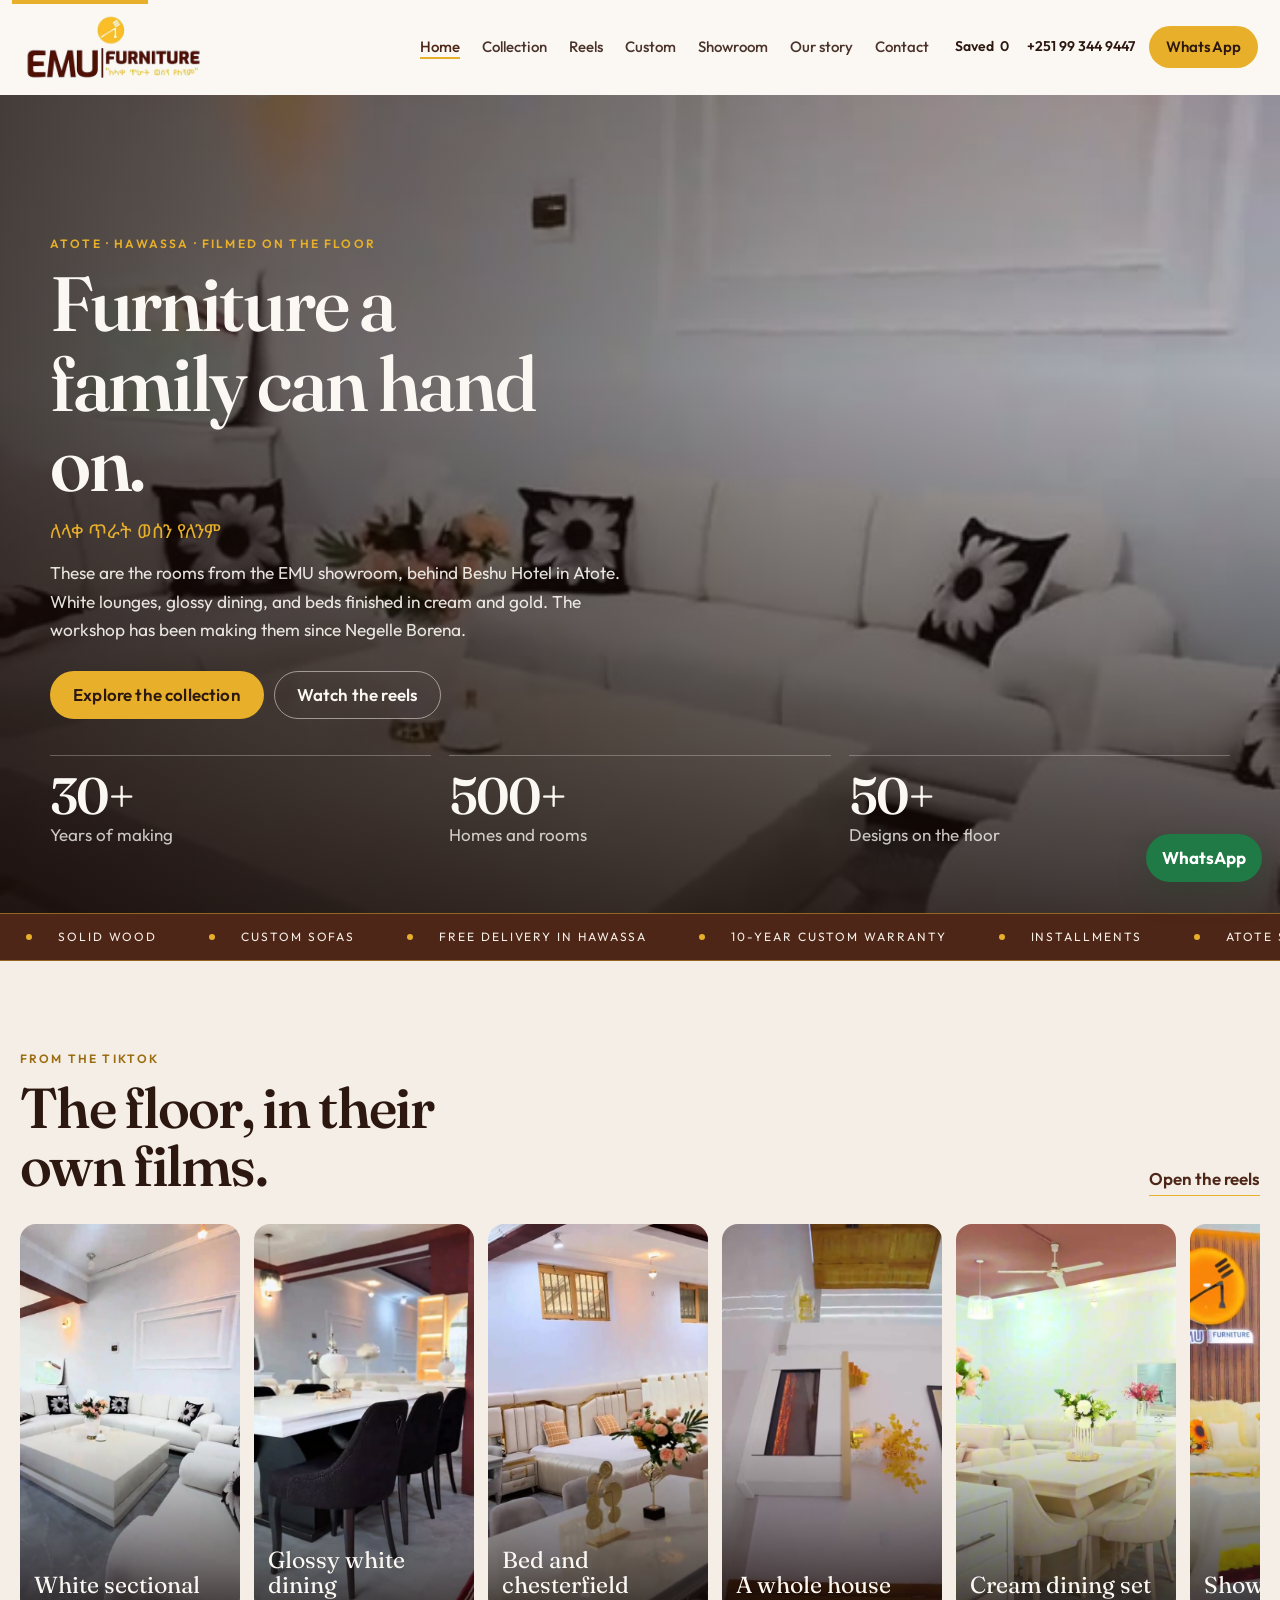
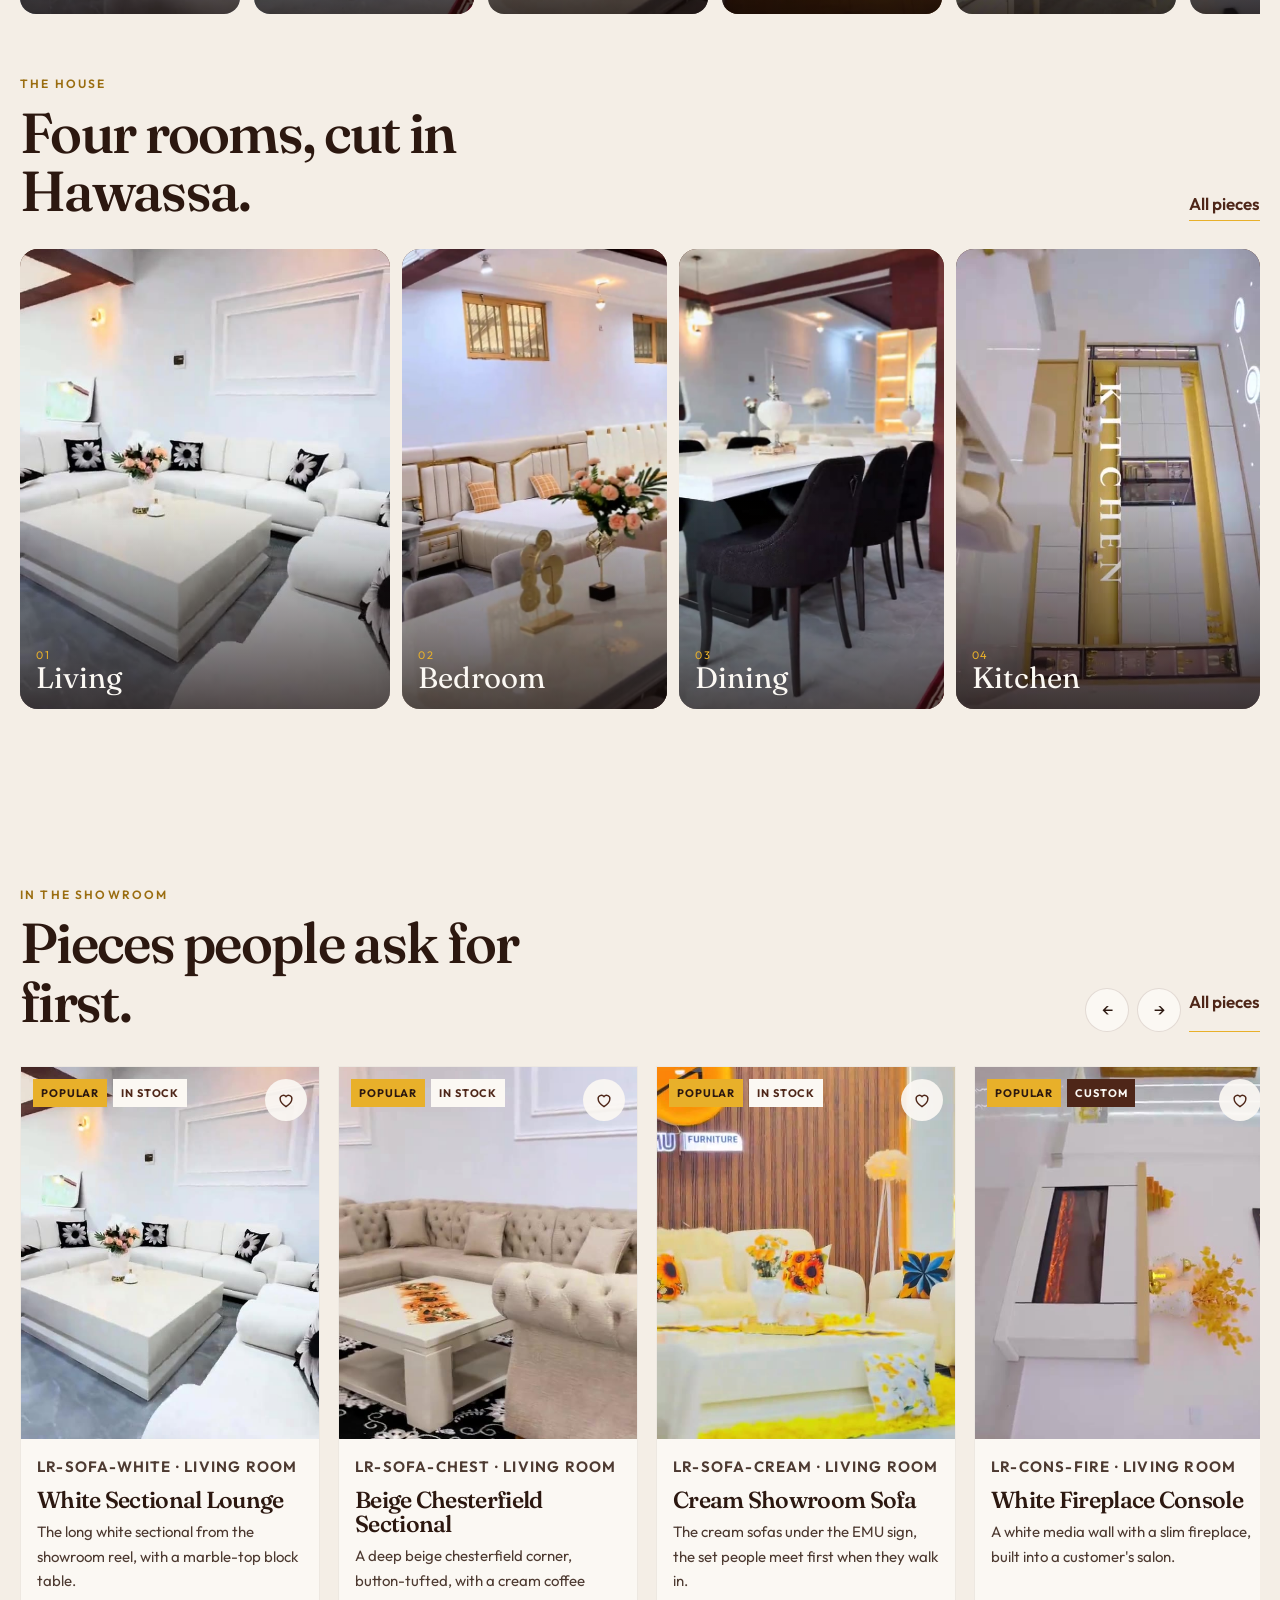
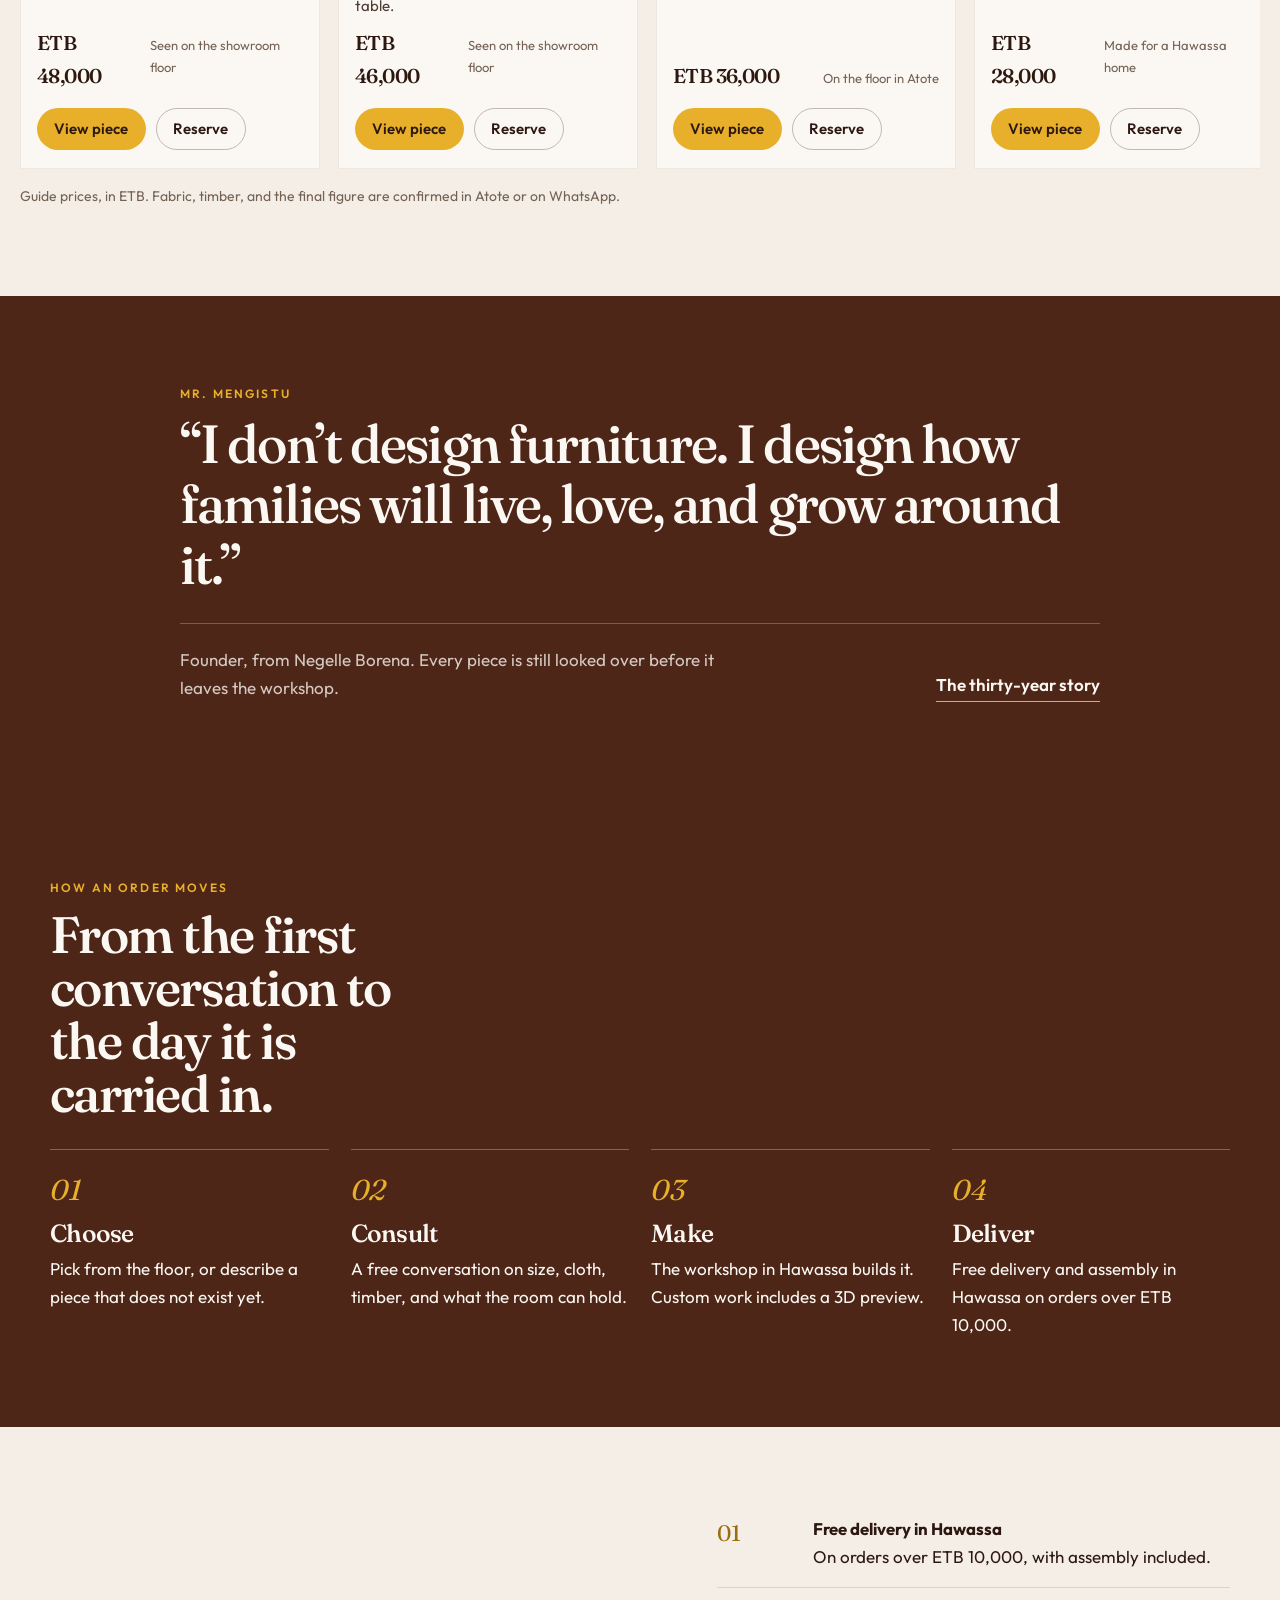
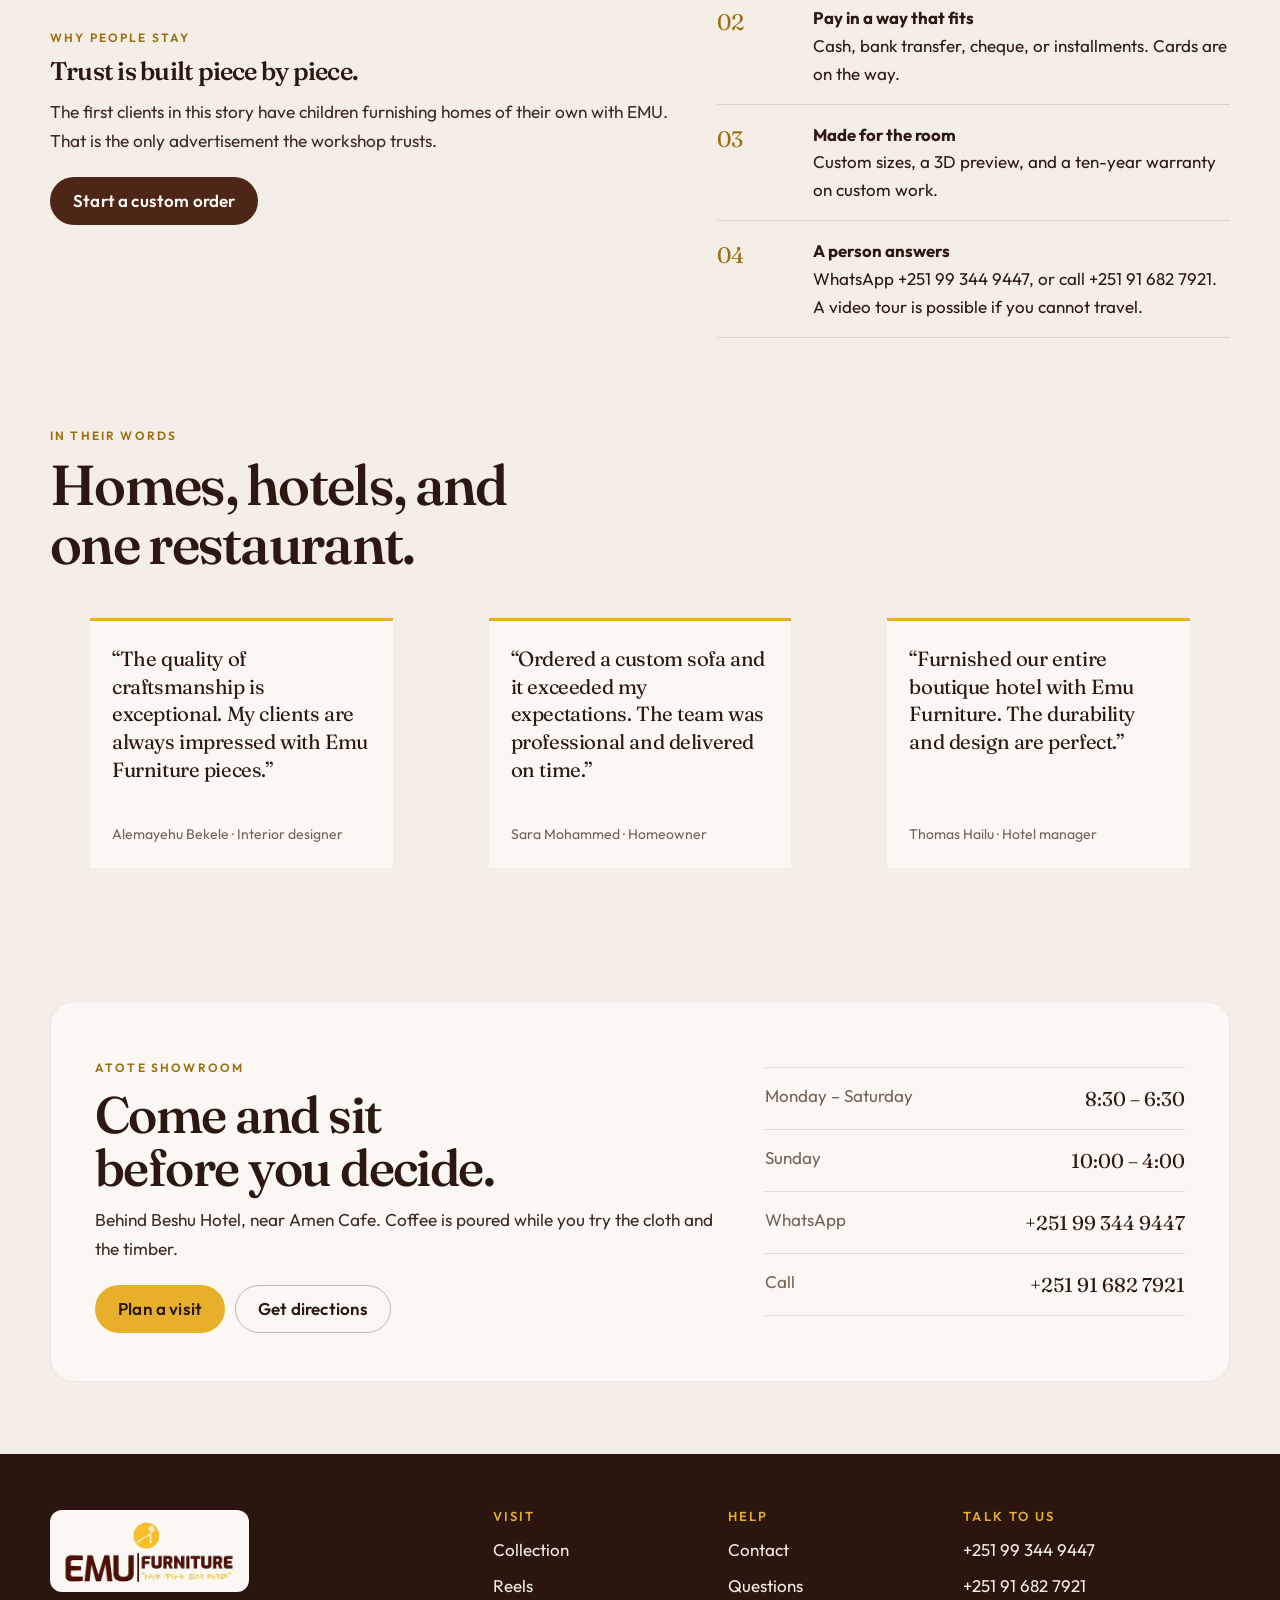
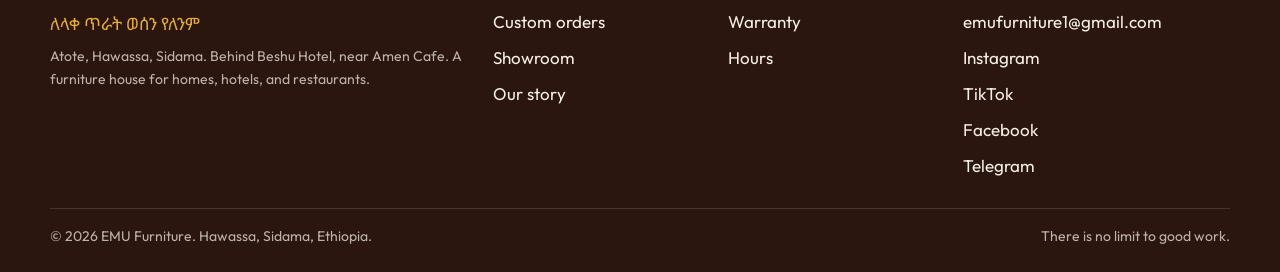
<file: index.html>
<!DOCTYPE html>
<html lang="en">
<head>
  <meta charset="utf-8">
  <meta name="viewport" content="width=device-width, initial-scale=1">
  <title>EMU Furniture | Showroom in Atote, Hawassa</title>
  <meta name="description" content="EMU Furniture in Atote, Hawassa. Thirty years of Ethiopian furniture making, from a workshop in Negelle Borena to sofas, beds, dining tables, and custom pieces.">
  <meta name="theme-color" content="#4e2618">
  <link rel="icon" href="images/logo.png">
  <link rel="preconnect" href="https://fonts.googleapis.com">
  <link rel="preconnect" href="https://fonts.gstatic.com" crossorigin>
  <link href="https://fonts.googleapis.com/css2?family=Fraunces:ital,opsz,wght@0,9..144,500;0,9..144,600;1,9..144,500&family=Noto+Sans+Ethiopic:wght@500;600&family=Outfit:wght@400;500;600;700&display=swap" rel="stylesheet">
  <link rel="stylesheet" href="css/style.css">
  <script>if(sessionStorage.getItem("emu-in"))document.documentElement.classList.add("seen");</script>
  <script type="application/ld+json">
  {
    "@context": "https://schema.org",
    "@type": "FurnitureStore",
    "name": "EMU Furniture",
    "image": "https://emufurniturehawassa.com/images/logo.png",
    "url": "https://emufurniturehawassa.com/",
    "telephone": "+251993449447",
    "email": "emufurniture1@gmail.com",
    "address": {
      "@type": "PostalAddress",
      "streetAddress": "Atote, behind Beshu Hotel, near Amen Cafe",
      "addressLocality": "Hawassa",
      "addressRegion": "Sidama",
      "addressCountry": "ET"
    },
    "openingHoursSpecification": [
      { "@type": "OpeningHoursSpecification", "dayOfWeek": ["Monday","Tuesday","Wednesday","Thursday","Friday","Saturday"], "opens": "08:30", "closes": "18:30" },
      { "@type": "OpeningHoursSpecification", "dayOfWeek": "Sunday", "opens": "10:00", "closes": "16:00" }
    ]
  }
  </script>
</head>
<body data-page="home">
  <a class="skip" href="#main">Skip to content</a>
  <div id="progress"></div>
  <div id="loader" aria-hidden="true">
    <div class="loader-inner">
      <img src="images/logo.png" alt="">
      <p class="amharic gold">ለላቀ ጥራት ወሰን የለንም</p>
      <div class="loader-bar"><span></span></div>
    </div>
  </div>
  <header class="site-header">
    <a class="brand" href="index.html"><img src="images/logo.png" alt="EMU Furniture"></a>
    <nav class="nav" id="nav">
      <a href="index.html">Home</a>
      <a href="shop.html">Collection</a>
      <a href="reels.html">Reels</a>
      <a href="custom.html">Custom</a>
      <a href="showroom.html">Showroom</a>
      <a href="about.html">Our story</a>
      <a href="contact.html">Contact</a>
    </nav>
    <div class="header-actions">
      <a class="saved-link" href="shop.html?fav=1">Saved <span data-fav-count>0</span></a>
      <a class="call-link" href="tel:+251993449447"><span>+251 99 344 9447</span></a>
      <a class="btn btn-gold btn-sm" href="https://wa.me/251993449447?text=Hello%20EMU%20Furniture%2C%20I%20would%20like%20to%20visit%20the%20showroom." target="_blank" rel="noopener">WhatsApp</a>
      <button class="nav-toggle" id="nav-toggle" type="button" aria-label="Open menu" aria-expanded="false"><span></span></button>
    </div>
  </header>
  <main id="main">
    <section class="hero-film">
      <video class="bgvid on" muted loop playsinline autoplay poster="images/frames/7702384114019732758-10.jpg" src="videos/hero-lounge.mp4"></video>
      <video class="bgvid" muted loop playsinline poster="images/frames/7701687598888013078-10.jpg" src="videos/hero-dining.mp4"></video>
      <video class="bgvid" muted loop playsinline poster="images/frames/7704294690681589014-bed.jpg" src="videos/hero-bed.mp4"></video>
      <img class="hero-still" src="images/frames/7702384114019732758-10.jpg" alt="White sectional lounge filmed in the EMU showroom">
      <div class="hero-shade"></div>
      <div class="wrap">
        <p class="eyebrow">Atote · Hawassa · Filmed on the floor</p>
        <h1>Furniture a family can hand on.</h1>
        <p class="amharic">ለላቀ ጥራት ወሰን የለንም</p>
        <p class="lede">These are the rooms from the EMU showroom, behind Beshu Hotel in Atote. White lounges, glossy dining, and beds finished in cream and gold. The workshop has been making them since Negelle Borena.</p>
        <div class="hero-actions">
          <a class="btn btn-gold" href="shop.html">Explore the collection</a>
          <a class="btn btn-line" href="reels.html">Watch the reels</a>
        </div>
        <div class="stats">
          <div class="stat"><strong data-count="30" data-suffix="+">30+</strong><span>Years of making</span></div>
          <div class="stat"><strong data-count="500" data-suffix="+">500+</strong><span>Homes and rooms</span></div>
          <div class="stat"><strong data-count="50" data-suffix="+">50+</strong><span>Designs on the floor</span></div>
        </div>
      </div>
    </section>
    <div class="marquee" aria-hidden="true">
      <div class="marquee-track">
        <span>Solid wood</span><span>Custom sofas</span><span>Free delivery in Hawassa</span><span>10-year custom warranty</span><span>Installments</span><span>Atote showroom</span><span>Beds and wardrobes</span><span>Dining sets</span>
        <span>Solid wood</span><span>Custom sofas</span><span>Free delivery in Hawassa</span><span>10-year custom warranty</span><span>Installments</span><span>Atote showroom</span><span>Beds and wardrobes</span><span>Dining sets</span>
      </div>
    </div>
    <section class="section" style="padding-bottom:24px">
      <div class="wrap-wide">
        <div class="section-head">
          <div>
            <p class="eyebrow">From the TikTok</p>
            <h2>The floor, in their own films.</h2>
          </div>
          <a class="text-link" href="reels.html">Open the reels</a>
        </div>
        <div class="reel-row" id="home-reels"></div>
      </div>
    </section>
    <section class="section atlas" id="rooms">
      <div class="wrap-wide">
        <div class="section-head">
          <div>
            <p class="eyebrow">The house</p>
            <h2>Four rooms, cut in Hawassa.</h2>
          </div>
          <a class="text-link" href="shop.html">All pieces</a>
        </div>
        <div class="atlas-grid">
          <a class="atlas-card" href="shop.html?cat=living">
            <img src="images/frames/7702384114019732758-10.jpg" alt="White sectional lounge">
            <span><em>01</em>Living</span>
          </a>
          <a class="atlas-card" href="shop.html?cat=bedroom">
            <img src="images/frames/7704294690681589014-bed.jpg" alt="Cream and gold bed">
            <span><em>02</em>Bedroom</span>
          </a>
          <a class="atlas-card" href="shop.html?cat=dining">
            <img src="images/frames/7701687598888013078-10.jpg" alt="Glossy white dining set">
            <span><em>03</em>Dining</span>
          </a>
          <a class="atlas-card" href="shop.html?cat=custom">
            <img src="images/frames/7633357588410699030-28.jpg" alt="White and gold kitchen">
            <span><em>04</em>Kitchen</span>
          </a>
        </div>
      </div>
    </section>
    <section class="section">
      <div class="wrap-wide">
        <div class="section-head">
          <div>
            <p class="eyebrow">In the showroom</p>
            <h2>Pieces people ask for first.</h2>
          </div>
          <div class="rail-bar">
            <button class="icon-btn" type="button" data-rail-btn="#signature" data-dir="-1" aria-label="Previous pieces">←</button>
            <button class="icon-btn" type="button" data-rail-btn="#signature" data-dir="1" aria-label="Next pieces">→</button>
            <a class="text-link" href="shop.html">All pieces</a>
          </div>
        </div>
        <div class="rail" id="signature" data-drag tabindex="0"></div>
        <p class="fine">Guide prices, in ETB. Fabric, timber, and the final figure are confirmed in Atote or on WhatsApp.</p>
      </div>
    </section>
    <section class="founder">
      <div class="wrap founder-inner">
        <p class="eyebrow">Mr. Mengistu</p>
        <blockquote>“I don’t design furniture. I design how families will live, love, and grow around it.”</blockquote>
        <div class="founder-foot">
          <p>Founder, from Negelle Borena. Every piece is still looked over before it leaves the workshop.</p>
          <a class="text-link" href="about.html">The thirty-year story</a>
        </div>
      </div>
    </section>
    <section class="section band">
      <div class="wrap">
        <p class="eyebrow">How an order moves</p>
        <h2 style="font-size:clamp(2.4rem,4vw,4rem); max-width:12ch; margin-bottom:28px;">From the first conversation to the day it is carried in.</h2>
        <div class="steps">
          <article class="step-card"><em>01</em><h3>Choose</h3><p>Pick from the floor, or describe a piece that does not exist yet.</p></article>
          <article class="step-card"><em>02</em><h3>Consult</h3><p>A free conversation on size, cloth, timber, and what the room can hold.</p></article>
          <article class="step-card"><em>03</em><h3>Make</h3><p>The workshop in Hawassa builds it. Custom work includes a 3D preview.</p></article>
          <article class="step-card"><em>04</em><h3>Deliver</h3><p>Free delivery and assembly in Hawassa on orders over ETB 10,000.</p></article>
        </div>
      </div>
    </section>
    <section class="section">
      <div class="wrap promises">
        <div class="reveal">
          <p class="eyebrow">Why people stay</p>
          <h2>Trust is built piece by piece.</h2>
          <p class="lede" style="margin-top:14px">The first clients in this story have children furnishing homes of their own with EMU. That is the only advertisement the workshop trusts.</p>
          <p style="margin-top:22px"><a class="btn btn-ink" href="custom.html">Start a custom order</a></p>
        </div>
        <div class="promise-list reveal" style="--d:1">
          <article class="promise"><span>01</span><div><strong>Free delivery in Hawassa</strong><p>On orders over ETB 10,000, with assembly included.</p></div></article>
          <article class="promise"><span>02</span><div><strong>Pay in a way that fits</strong><p>Cash, bank transfer, cheque, or installments. Cards are on the way.</p></div></article>
          <article class="promise"><span>03</span><div><strong>Made for the room</strong><p>Custom sizes, a 3D preview, and a ten-year warranty on custom work.</p></div></article>
          <article class="promise"><span>04</span><div><strong>A person answers</strong><p>WhatsApp +251 99 344 9447, or call +251 91 682 7921. A video tour is possible if you cannot travel.</p></div></article>
        </div>
      </div>
    </section>
    <section class="section" style="padding-top:0">
      <div class="wrap">
        <div class="section-head">
          <div>
            <p class="eyebrow">In their words</p>
            <h2>Homes, hotels, and one restaurant.</h2>
          </div>
        </div>
        <div class="quotes">
          <figure class="quote reveal"><p>“The quality of craftsmanship is exceptional. My clients are always impressed with Emu Furniture pieces.”</p><footer>Alemayehu Bekele · Interior designer</footer></figure>
          <figure class="quote reveal" style="--d:1"><p>“Ordered a custom sofa and it exceeded my expectations. The team was professional and delivered on time.”</p><footer>Sara Mohammed · Homeowner</footer></figure>
          <figure class="quote reveal" style="--d:2"><p>“Furnished our entire boutique hotel with Emu Furniture. The durability and design are perfect.”</p><footer>Thomas Hailu · Hotel manager</footer></figure>
        </div>
      </div>
    </section>
    <section class="visit-band">
      <div class="wrap visit-panel">
        <div>
          <p class="eyebrow">Atote showroom</p>
          <h2>Come and sit before you decide.</h2>
          <p class="lede">Behind Beshu Hotel, near Amen Cafe. Coffee is poured while you try the cloth and the timber.</p>
          <div class="cluster">
            <a class="btn btn-gold" href="showroom.html">Plan a visit</a>
            <a class="btn btn-line" href="https://www.google.com/maps/search/?api=1&query=Atote+Hawassa+Ethiopia" target="_blank" rel="noopener">Get directions</a>
          </div>
        </div>
        <dl class="visit-facts">
          <div><dt>Monday – Saturday</dt><dd>8:30 – 6:30</dd></div>
          <div><dt>Sunday</dt><dd>10:00 – 4:00</dd></div>
          <div><dt>WhatsApp</dt><dd><a href="https://wa.me/251993449447" target="_blank" rel="noopener">+251 99 344 9447</a></dd></div>
          <div><dt>Call</dt><dd><a href="tel:+251916827921">+251 91 682 7921</a></dd></div>
        </dl>
      </div>
    </section>
  </main>
  <footer class="site-footer">
    <div class="wrap foot-grid">
      <div>
        <a class="brand" href="index.html"><img src="images/logo.png" alt="EMU Furniture"></a>
        <p class="amharic" style="color:#e8b02a; margin:8px 0">ለላቀ ጥራት ወሰን የለንም</p>
        <p class="fine">Atote, Hawassa, Sidama. Behind Beshu Hotel, near Amen Cafe. A furniture house for homes, hotels, and restaurants.</p>
      </div>
      <div>
        <h3>Visit</h3>
        <ul>
          <li><a href="shop.html">Collection</a></li>
          <li><a href="reels.html">Reels</a></li>
          <li><a href="custom.html">Custom orders</a></li>
          <li><a href="showroom.html">Showroom</a></li>
          <li><a href="about.html">Our story</a></li>
        </ul>
      </div>
      <div>
        <h3>Help</h3>
        <ul>
          <li><a href="contact.html">Contact</a></li>
          <li><a href="contact.html#faq">Questions</a></li>
          <li><a href="custom.html#warranty">Warranty</a></li>
          <li><a href="showroom.html#hours">Hours</a></li>
        </ul>
      </div>
      <div>
        <h3>Talk to us</h3>
        <ul>
          <li><a href="tel:+251993449447">+251 99 344 9447</a></li>
          <li><a href="tel:+251916827921">+251 91 682 7921</a></li>
          <li><a href="mailto:emufurniture1@gmail.com">emufurniture1@gmail.com</a></li>
          <li><a href="https://www.instagram.com/emu.furniture" target="_blank" rel="noopener">Instagram</a></li>
          <li><a href="https://www.tiktok.com/@emufurniture0" target="_blank" rel="noopener">TikTok</a></li>
          <li><a href="https://www.facebook.com/share/1DXBBB97c6/?mibextid=wwXIfr" target="_blank" rel="noopener">Facebook</a></li>
          <li><a href="https://t.me/M_achatoo" target="_blank" rel="noopener">Telegram</a></li>
        </ul>
      </div>
    </div>
    <div class="wrap legal">
      <span>© <span id="year">2026</span> EMU Furniture. Hawassa, Sidama, Ethiopia.</span>
      <span>There is no limit to good work.</span>
    </div>
  </footer>
  <a class="wa-float" href="https://wa.me/251993449447?text=Hello%20EMU%20Furniture%2C%20I%20would%20like%20some%20help%20choosing%20a%20piece." target="_blank" rel="noopener">WhatsApp</a>
  <script src="js/data.js"></script>
  <script src="js/main.js"></script>
</body>
</html>
</file>
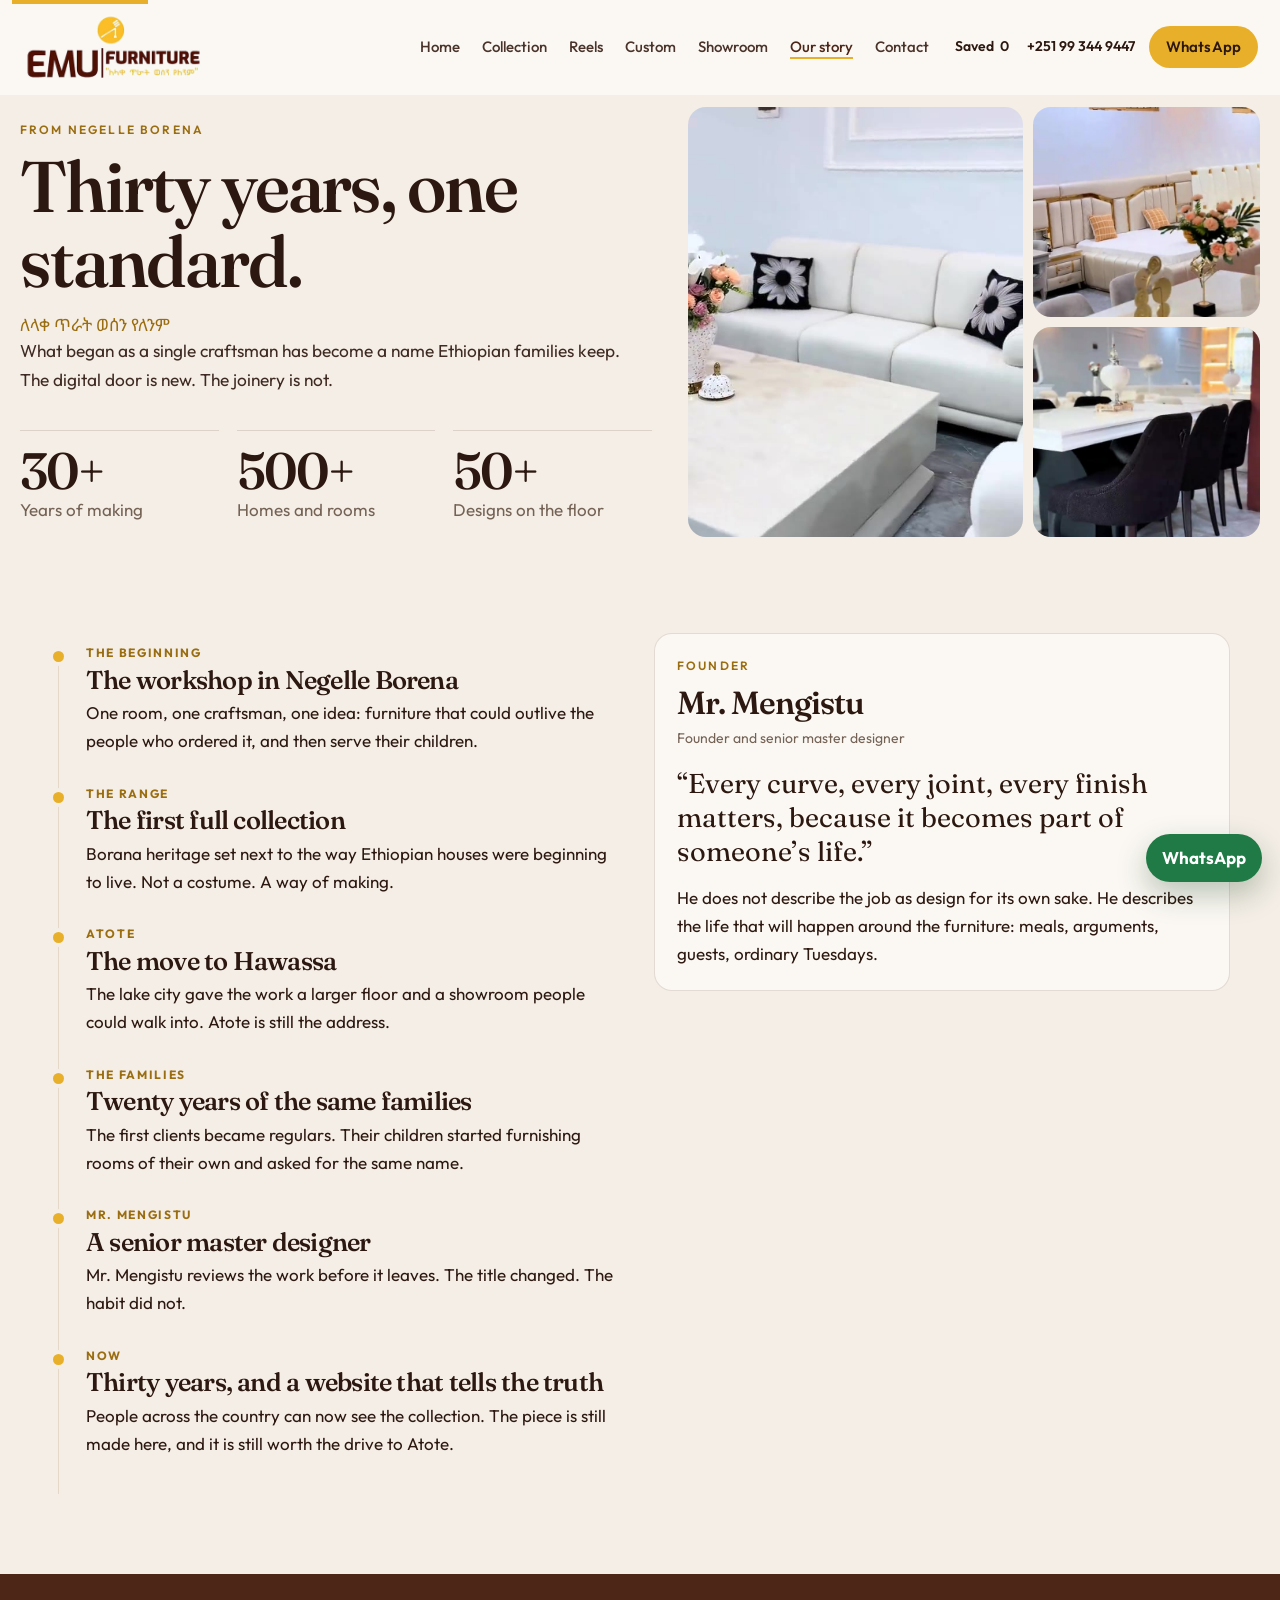
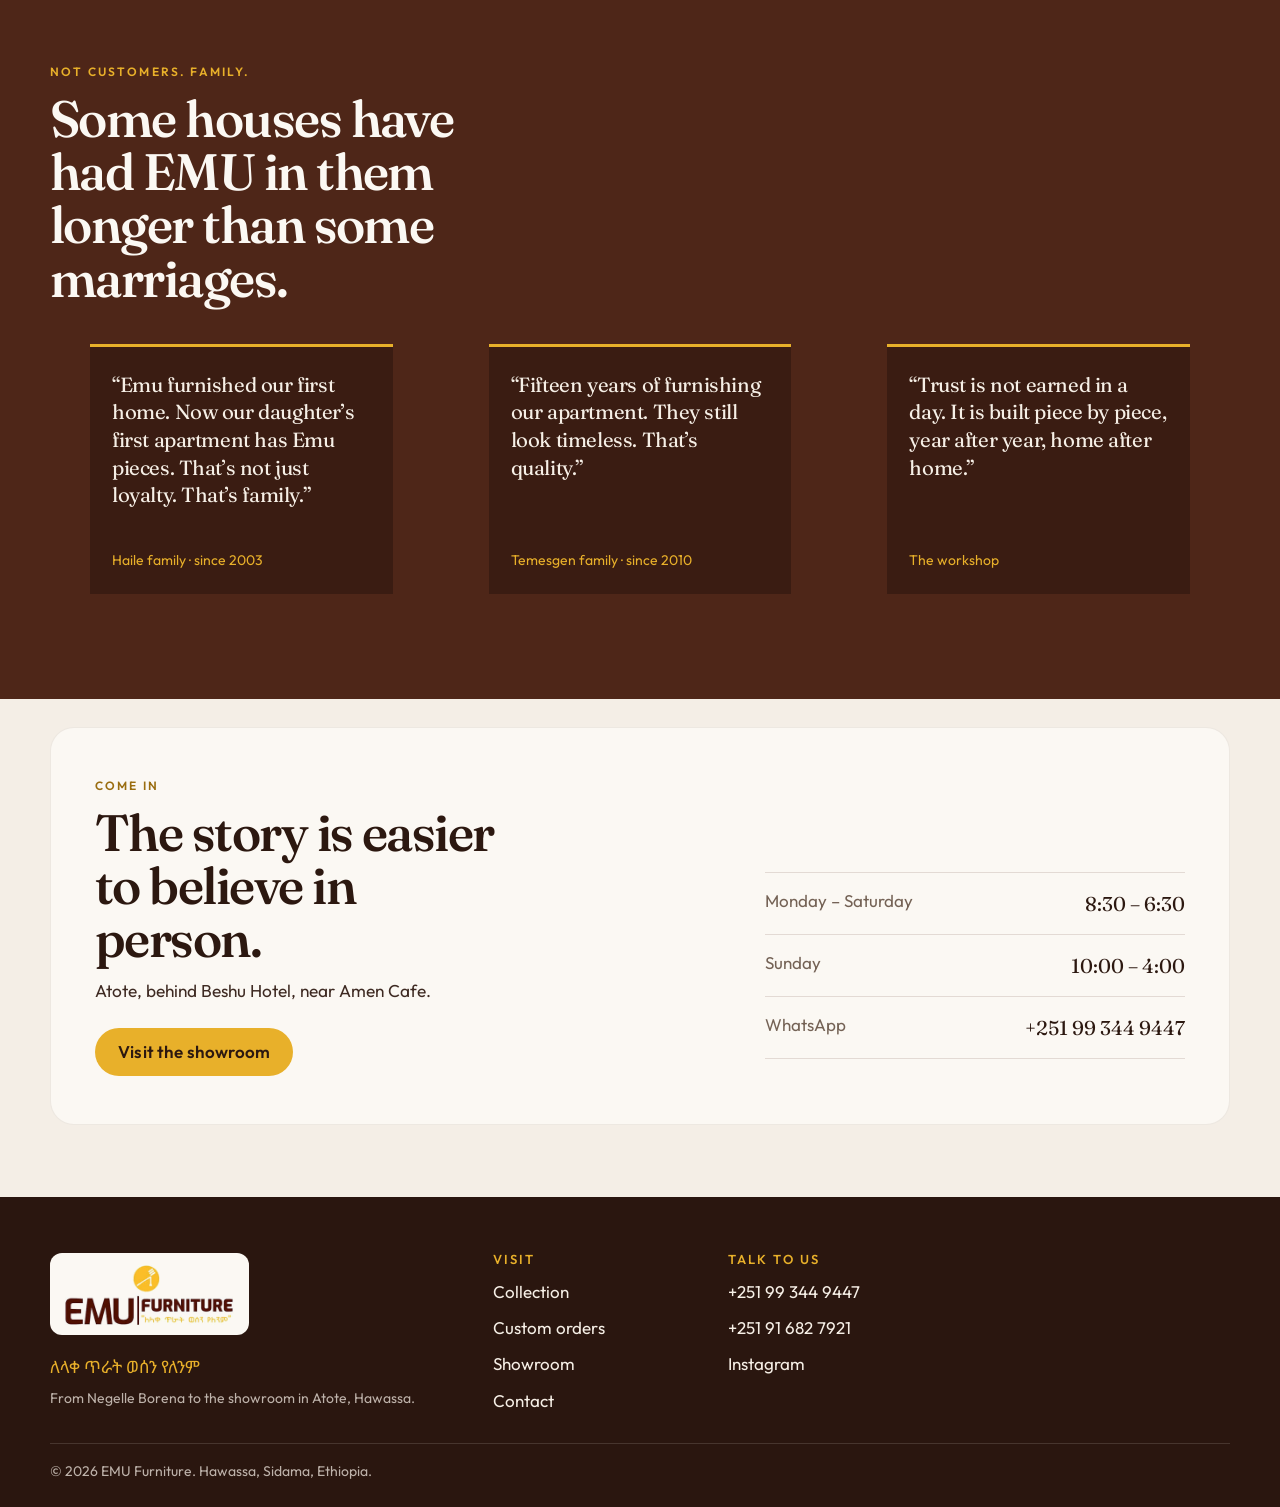
<file: about.html>
<!DOCTYPE html>
<html lang="en">
<head>
  <meta charset="utf-8">
  <meta name="viewport" content="width=device-width, initial-scale=1">
  <title>Our Story | EMU Furniture Hawassa</title>
  <meta name="description" content="Thirty years of EMU Furniture, from a single workshop in Negelle Borena to the showroom in Atote, Hawassa. Founded by Mr. Mengistu.">
  <meta name="theme-color" content="#4e2618">
  <link rel="icon" href="images/logo.png">
  <link rel="preconnect" href="https://fonts.googleapis.com">
  <link rel="preconnect" href="https://fonts.gstatic.com" crossorigin>
  <link href="https://fonts.googleapis.com/css2?family=Fraunces:ital,opsz,wght@0,9..144,500;0,9..144,600;1,9..144,500&family=Noto+Sans+Ethiopic:wght@500;600&family=Outfit:wght@400;500;600;700&display=swap" rel="stylesheet">
  <link rel="stylesheet" href="css/style.css">
  <script>if(sessionStorage.getItem("emu-in"))document.documentElement.classList.add("seen");</script>
</head>
<body data-page="about">
  <a class="skip" href="#main">Skip to content</a>
  <div id="progress"></div>
  <header class="site-header">
    <a class="brand" href="index.html"><img src="images/logo.png" alt="EMU Furniture"></a>
    <nav class="nav" id="nav">
      <a href="index.html">Home</a>
      <a href="shop.html">Collection</a>
      <a href="reels.html">Reels</a>
      <a href="custom.html">Custom</a>
      <a href="showroom.html">Showroom</a>
      <a href="about.html">Our story</a>
      <a href="contact.html">Contact</a>
    </nav>
    <div class="header-actions">
      <a class="saved-link" href="shop.html?fav=1">Saved <span data-fav-count>0</span></a>
      <a class="call-link" href="tel:+251993449447"><span>+251 99 344 9447</span></a>
      <a class="btn btn-gold btn-sm" href="https://wa.me/251993449447" target="_blank" rel="noopener">WhatsApp</a>
      <button class="nav-toggle" id="nav-toggle" type="button" aria-label="Open menu" aria-expanded="false"><span></span></button>
    </div>
  </header>
  <main id="main">
    <section class="page-stage">
      <div class="wrap-wide page-stage-grid">
        <div>
          <p class="eyebrow">From Negelle Borena</p>
          <h1>Thirty years, one standard.</h1>
          <p class="amharic gold">ለላቀ ጥራት ወሰን የለንም</p>
          <p class="lede">What began as a single craftsman has become a name Ethiopian families keep. The digital door is new. The joinery is not.</p>
          <div class="stats">
            <div class="stat"><strong data-count="30" data-suffix="+">30+</strong><span>Years of making</span></div>
            <div class="stat"><strong data-count="500" data-suffix="+">500+</strong><span>Homes and rooms</span></div>
            <div class="stat"><strong data-count="50" data-suffix="+">50+</strong><span>Designs on the floor</span></div>
          </div>
        </div>
        <div class="stage-mosaic">
          <img src="images/frames/7702384114019732758-15.jpg" alt="White sectional and marble-look table">
          <img src="images/frames/7704294690681589014-bed.jpg" alt="Cream and gold bed">
          <img src="images/frames/7701687598888013078-10.jpg" alt="Glossy white dining set">
        </div>
      </div>
    </section>
    <section class="section">
      <div class="wrap split">
        <div class="timeline">
          <article class="mile">
            <span class="mile-year">The beginning</span>
            <h3>The workshop in Negelle Borena</h3>
            <p>One room, one craftsman, one idea: furniture that could outlive the people who ordered it, and then serve their children.</p>
          </article>
          <article class="mile">
            <span class="mile-year">The range</span>
            <h3>The first full collection</h3>
            <p>Borana heritage set next to the way Ethiopian houses were beginning to live. Not a costume. A way of making.</p>
          </article>
          <article class="mile">
            <span class="mile-year">Atote</span>
            <h3>The move to Hawassa</h3>
            <p>The lake city gave the work a larger floor and a showroom people could walk into. Atote is still the address.</p>
          </article>
          <article class="mile">
            <span class="mile-year">The families</span>
            <h3>Twenty years of the same families</h3>
            <p>The first clients became regulars. Their children started furnishing rooms of their own and asked for the same name.</p>
          </article>
          <article class="mile">
            <span class="mile-year">Mr. Mengistu</span>
            <h3>A senior master designer</h3>
            <p>Mr. Mengistu reviews the work before it leaves. The title changed. The habit did not.</p>
          </article>
          <article class="mile">
            <span class="mile-year">Now</span>
            <h3>Thirty years, and a website that tells the truth</h3>
            <p>People across the country can now see the collection. The piece is still made here, and it is still worth the drive to Atote.</p>
          </article>
        </div>
        <aside class="panel">
          <p class="eyebrow">Founder</p>
          <h2>Mr. Mengistu</h2>
          <p class="fine">Founder and senior master designer</p>
          <blockquote style="font-family:var(--serif); font-size:1.7rem; line-height:1.25; margin:16px 0">“Every curve, every joint, every finish matters, because it becomes part of someone’s life.”</blockquote>
          <p>He does not describe the job as design for its own sake. He describes the life that will happen around the furniture: meals, arguments, guests, ordinary Tuesdays.</p>
        </aside>
      </div>
    </section>
    <section class="section band">
      <div class="wrap">
        <p class="eyebrow">Not customers. Family.</p>
        <h2 style="font-size:clamp(2.4rem,4vw,4rem); max-width:14ch; margin-bottom:22px">Some houses have had EMU in them longer than some marriages.</h2>
        <div class="quotes">
          <figure class="quote" style="background:#3a1c12; color:#f6efe6"><p>“Emu furnished our first home. Now our daughter’s first apartment has Emu pieces. That’s not just loyalty. That’s family.”</p><footer style="color:#e8b02a">Haile family · since 2003</footer></figure>
          <figure class="quote" style="background:#3a1c12; color:#f6efe6"><p>“Fifteen years of furnishing our apartment. They still look timeless. That’s quality.”</p><footer style="color:#e8b02a">Temesgen family · since 2010</footer></figure>
          <figure class="quote" style="background:#3a1c12; color:#f6efe6"><p>“Trust is not earned in a day. It is built piece by piece, year after year, home after home.”</p><footer style="color:#e8b02a">The workshop</footer></figure>
        </div>
      </div>
    </section>
    <section class="visit-band">
      <div class="wrap visit-panel">
        <div>
          <p class="eyebrow">Come in</p>
          <h2>The story is easier to believe in person.</h2>
          <p class="lede">Atote, behind Beshu Hotel, near Amen Cafe.</p>
          <a class="btn btn-gold" href="showroom.html">Visit the showroom</a>
        </div>
        <dl class="visit-facts">
          <div><dt>Monday – Saturday</dt><dd>8:30 – 6:30</dd></div>
          <div><dt>Sunday</dt><dd>10:00 – 4:00</dd></div>
          <div><dt>WhatsApp</dt><dd><a href="https://wa.me/251993449447">+251 99 344 9447</a></dd></div>
        </dl>
      </div>
    </section>
  </main>
  <footer class="site-footer">
    <div class="wrap foot-grid">
      <div>
        <a class="brand" href="index.html"><img src="images/logo.png" alt="EMU Furniture"></a>
        <p class="amharic" style="color:#e8b02a; margin:8px 0">ለላቀ ጥራት ወሰን የለንም</p>
        <p class="fine">From Negelle Borena to the showroom in Atote, Hawassa.</p>
      </div>
      <div>
        <h3>Visit</h3>
        <ul>
          <li><a href="shop.html">Collection</a></li>
          <li><a href="custom.html">Custom orders</a></li>
          <li><a href="showroom.html">Showroom</a></li>
          <li><a href="contact.html">Contact</a></li>
        </ul>
      </div>
      <div>
        <h3>Talk to us</h3>
        <ul>
          <li><a href="tel:+251993449447">+251 99 344 9447</a></li>
          <li><a href="tel:+251916827921">+251 91 682 7921</a></li>
          <li><a href="https://www.instagram.com/emu.furniture" target="_blank" rel="noopener">Instagram</a></li>
        </ul>
      </div>
    </div>
    <div class="wrap legal"><span>© <span id="year">2026</span> EMU Furniture. Hawassa, Sidama, Ethiopia.</span></div>
  </footer>
  <a class="wa-float" href="https://wa.me/251993449447?text=Hello%20EMU%20Furniture." target="_blank" rel="noopener">WhatsApp</a>
  <script src="js/data.js"></script>
  <script src="js/main.js"></script>
</body>
</html>
</file>
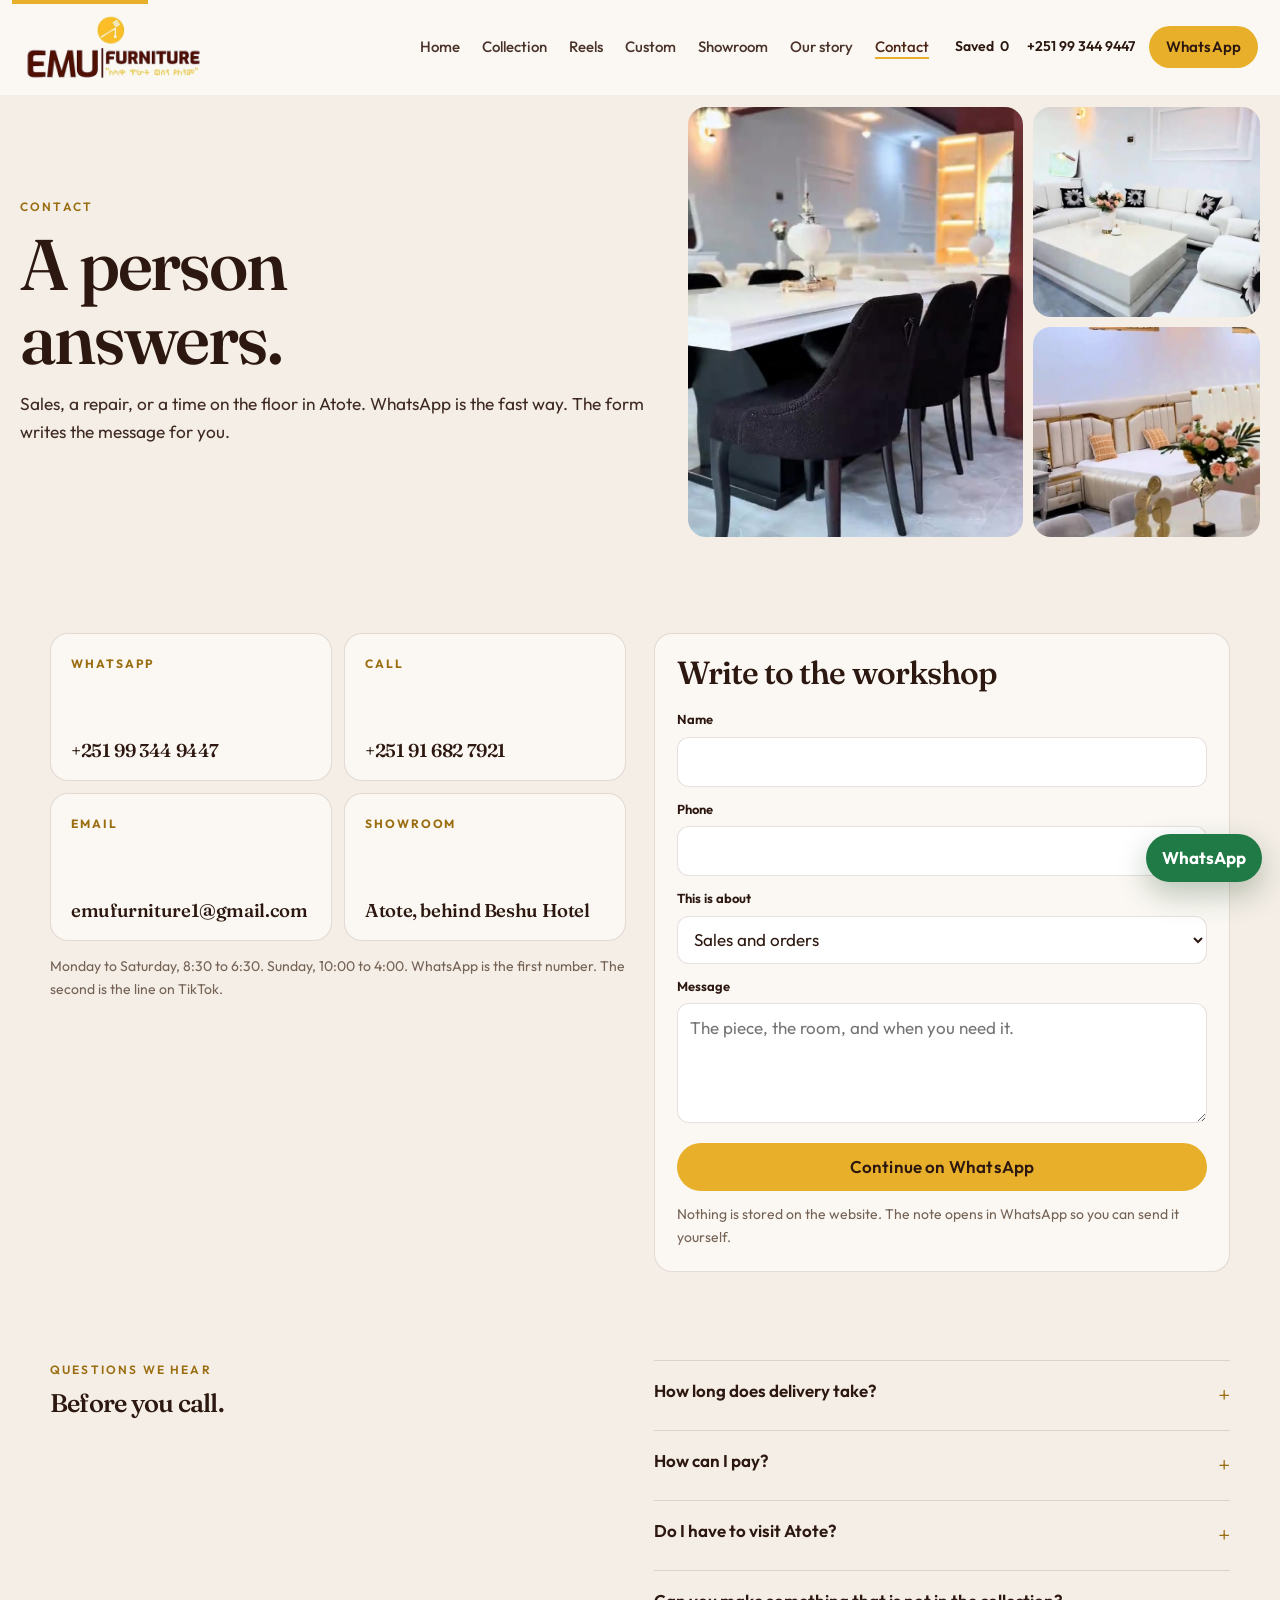
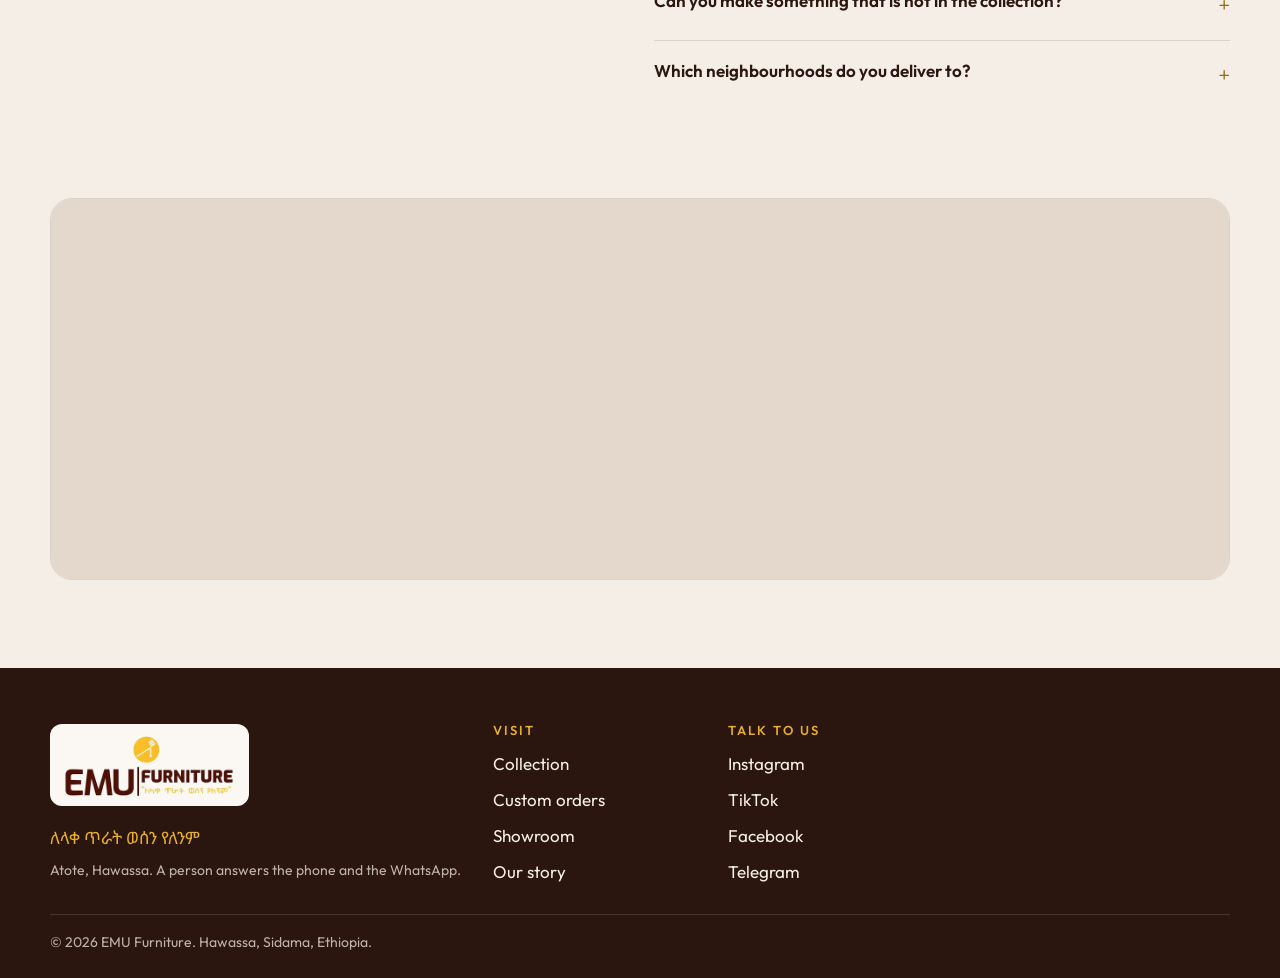
<file: contact.html>
<!DOCTYPE html>
<html lang="en">
<head>
  <meta charset="utf-8">
  <meta name="viewport" content="width=device-width, initial-scale=1">
  <title>Contact | EMU Furniture Hawassa</title>
  <meta name="description" content="Call, WhatsApp, or email EMU Furniture in Atote, Hawassa. +251 99 344 9447 · emufurniture1@gmail.com.">
  <meta name="theme-color" content="#4e2618">
  <link rel="icon" href="images/logo.png">
  <link rel="preconnect" href="https://fonts.googleapis.com">
  <link rel="preconnect" href="https://fonts.gstatic.com" crossorigin>
  <link href="https://fonts.googleapis.com/css2?family=Fraunces:ital,opsz,wght@0,9..144,500;0,9..144,600;1,9..144,500&family=Noto+Sans+Ethiopic:wght@500;600&family=Outfit:wght@400;500;600;700&display=swap" rel="stylesheet">
  <link rel="stylesheet" href="css/style.css">
  <script>if(sessionStorage.getItem("emu-in"))document.documentElement.classList.add("seen");</script>
</head>
<body data-page="contact">
  <a class="skip" href="#main">Skip to content</a>
  <div id="progress"></div>
  <header class="site-header">
    <a class="brand" href="index.html"><img src="images/logo.png" alt="EMU Furniture"></a>
    <nav class="nav" id="nav">
      <a href="index.html">Home</a>
      <a href="shop.html">Collection</a>
      <a href="reels.html">Reels</a>
      <a href="custom.html">Custom</a>
      <a href="showroom.html">Showroom</a>
      <a href="about.html">Our story</a>
      <a href="contact.html">Contact</a>
    </nav>
    <div class="header-actions">
      <a class="saved-link" href="shop.html?fav=1">Saved <span data-fav-count>0</span></a>
      <a class="call-link" href="tel:+251993449447"><span>+251 99 344 9447</span></a>
      <a class="btn btn-gold btn-sm" href="https://wa.me/251993449447" target="_blank" rel="noopener">WhatsApp</a>
      <button class="nav-toggle" id="nav-toggle" type="button" aria-label="Open menu" aria-expanded="false"><span></span></button>
    </div>
  </header>
  <main id="main">
    <section class="page-stage">
      <div class="wrap-wide page-stage-grid">
        <div>
          <p class="eyebrow">Contact</p>
          <h1>A person answers.</h1>
          <p class="lede">Sales, a repair, or a time on the floor in Atote. WhatsApp is the fast way. The form writes the message for you.</p>
        </div>
        <div class="stage-mosaic">
          <img src="images/frames/7701687598888013078-10.jpg" alt="Dining sets on the Atote floor">
          <img src="images/frames/7702384114019732758-10.jpg" alt="White sectional lounge">
          <img src="images/frames/7704294690681589014-bed.jpg" alt="Cream and gold bed">
        </div>
      </div>
    </section>
    <section class="section">
      <div class="wrap split">
        <div>
          <div class="reach">
            <a class="reach-card" href="https://wa.me/251993449447" target="_blank" rel="noopener"><span>WhatsApp</span><strong>+251 99 344 9447</strong></a>
            <a class="reach-card" href="tel:+251916827921"><span>Call</span><strong>+251 91 682 7921</strong></a>
            <a class="reach-card" href="mailto:emufurniture1@gmail.com"><span>Email</span><strong>emufurniture1@<wbr>gmail.com</strong></a>
            <a class="reach-card" href="showroom.html"><span>Showroom</span><strong>Atote, behind Beshu Hotel</strong></a>
          </div>
          <p class="fine" style="margin-top:14px">Monday to Saturday, 8:30 to 6:30. Sunday, 10:00 to 4:00. WhatsApp is the first number. The second is the line on TikTok.</p>
        </div>
        <form class="panel form" data-whatsapp data-intro="Hello EMU Furniture,">
          <h3>Write to the workshop</h3>
          <label><span>Name</span><input class="field" name="Name" required autocomplete="name"></label>
          <label><span>Phone</span><input class="field" name="Phone" required autocomplete="tel"></label>
          <label><span>This is about</span>
            <select class="field" name="Department">
              <option>Sales and orders</option>
              <option>Customer support</option>
              <option>A showroom visit</option>
              <option>Something urgent</option>
            </select>
          </label>
          <label><span>Message</span><textarea class="field" name="Message" required placeholder="The piece, the room, and when you need it."></textarea></label>
          <button class="btn btn-gold" type="submit">Continue on WhatsApp</button>
          <p class="fine">Nothing is stored on the website. The note opens in WhatsApp so you can send it yourself.</p>
        </form>
      </div>
    </section>
    <section class="section" id="faq" style="padding-top:0">
      <div class="wrap split">
        <div>
          <p class="eyebrow">Questions we hear</p>
          <h2>Before you call.</h2>
        </div>
        <div>
          <div class="faq-item">
            <button class="faq-q" type="button" aria-expanded="false">How long does delivery take?</button>
            <div class="faq-a">In Hawassa, a piece already made is usually 3 to 5 business days. Outside the city, allow 7 to 14. Custom orders are typically 6 to 8 weeks, and a wardrobe can take eight. Delivery and assembly are free in Hawassa on orders over ETB 10,000.</div>
          </div>
          <div class="faq-item">
            <button class="faq-q" type="button" aria-expanded="false">How can I pay?</button>
            <div class="faq-a">Cash, bank transfer, cheque, and installment plans. Card payments are coming. The guide price on the site is confirmed before you pay.</div>
          </div>
          <div class="faq-item">
            <button class="faq-q" type="button" aria-expanded="false">Do I have to visit Atote?</button>
            <div class="faq-a">No. A WhatsApp video tour can cover fabric and timber if you are outside Hawassa. We still think the floor is the right place to decide, because a photograph is a poor judge of a joint.</div>
          </div>
          <div class="faq-item">
            <button class="faq-q" type="button" aria-expanded="false">Can you make something that is not in the collection?</button>
            <div class="faq-a">Yes. Custom work is the center of the house. The consultation is free, you see a 3D preview, and custom pieces carry a ten-year warranty.</div>
          </div>
          <div class="faq-item">
            <button class="faq-q" type="button" aria-expanded="false">Which neighbourhoods do you deliver to?</button>
            <div class="faq-a">Hawassa, Atote, Piassa, Mobil, Menaharya, Adis Ketema, and Hayik Dar are on the regular run. Other towns are arranged order by order.</div>
          </div>
        </div>
      </div>
    </section>
    <section class="section" style="padding-top:0">
      <div class="wrap">
        <div class="map-frame"><iframe class="map" title="Map of Atote, Hawassa" loading="lazy" referrerpolicy="no-referrer-when-downgrade" src="https://maps.google.com/maps?q=Atote%20Hawassa%20Ethiopia&z=14&output=embed"></iframe></div>
      </div>
    </section>
  </main>
  <footer class="site-footer">
    <div class="wrap foot-grid">
      <div>
        <a class="brand" href="index.html"><img src="images/logo.png" alt="EMU Furniture"></a>
        <p class="amharic" style="color:#e8b02a; margin:8px 0">ለላቀ ጥራት ወሰን የለንም</p>
        <p class="fine">Atote, Hawassa. A person answers the phone and the WhatsApp.</p>
      </div>
      <div>
        <h3>Visit</h3>
        <ul>
          <li><a href="shop.html">Collection</a></li>
          <li><a href="custom.html">Custom orders</a></li>
          <li><a href="showroom.html">Showroom</a></li>
          <li><a href="about.html">Our story</a></li>
        </ul>
      </div>
      <div>
        <h3>Talk to us</h3>
        <ul>
          <li><a href="https://www.instagram.com/emu.furniture" target="_blank" rel="noopener">Instagram</a></li>
          <li><a href="https://www.tiktok.com/@emufurniture0" target="_blank" rel="noopener">TikTok</a></li>
          <li><a href="https://www.facebook.com/share/1DXBBB97c6/?mibextid=wwXIfr" target="_blank" rel="noopener">Facebook</a></li>
          <li><a href="https://t.me/M_achatoo" target="_blank" rel="noopener">Telegram</a></li>
        </ul>
      </div>
    </div>
    <div class="wrap legal"><span>© <span id="year">2026</span> EMU Furniture. Hawassa, Sidama, Ethiopia.</span></div>
  </footer>
  <a class="wa-float" href="https://wa.me/251993449447" target="_blank" rel="noopener">WhatsApp</a>
  <script src="js/data.js"></script>
  <script src="js/main.js"></script>
</body>
</html>
</file>
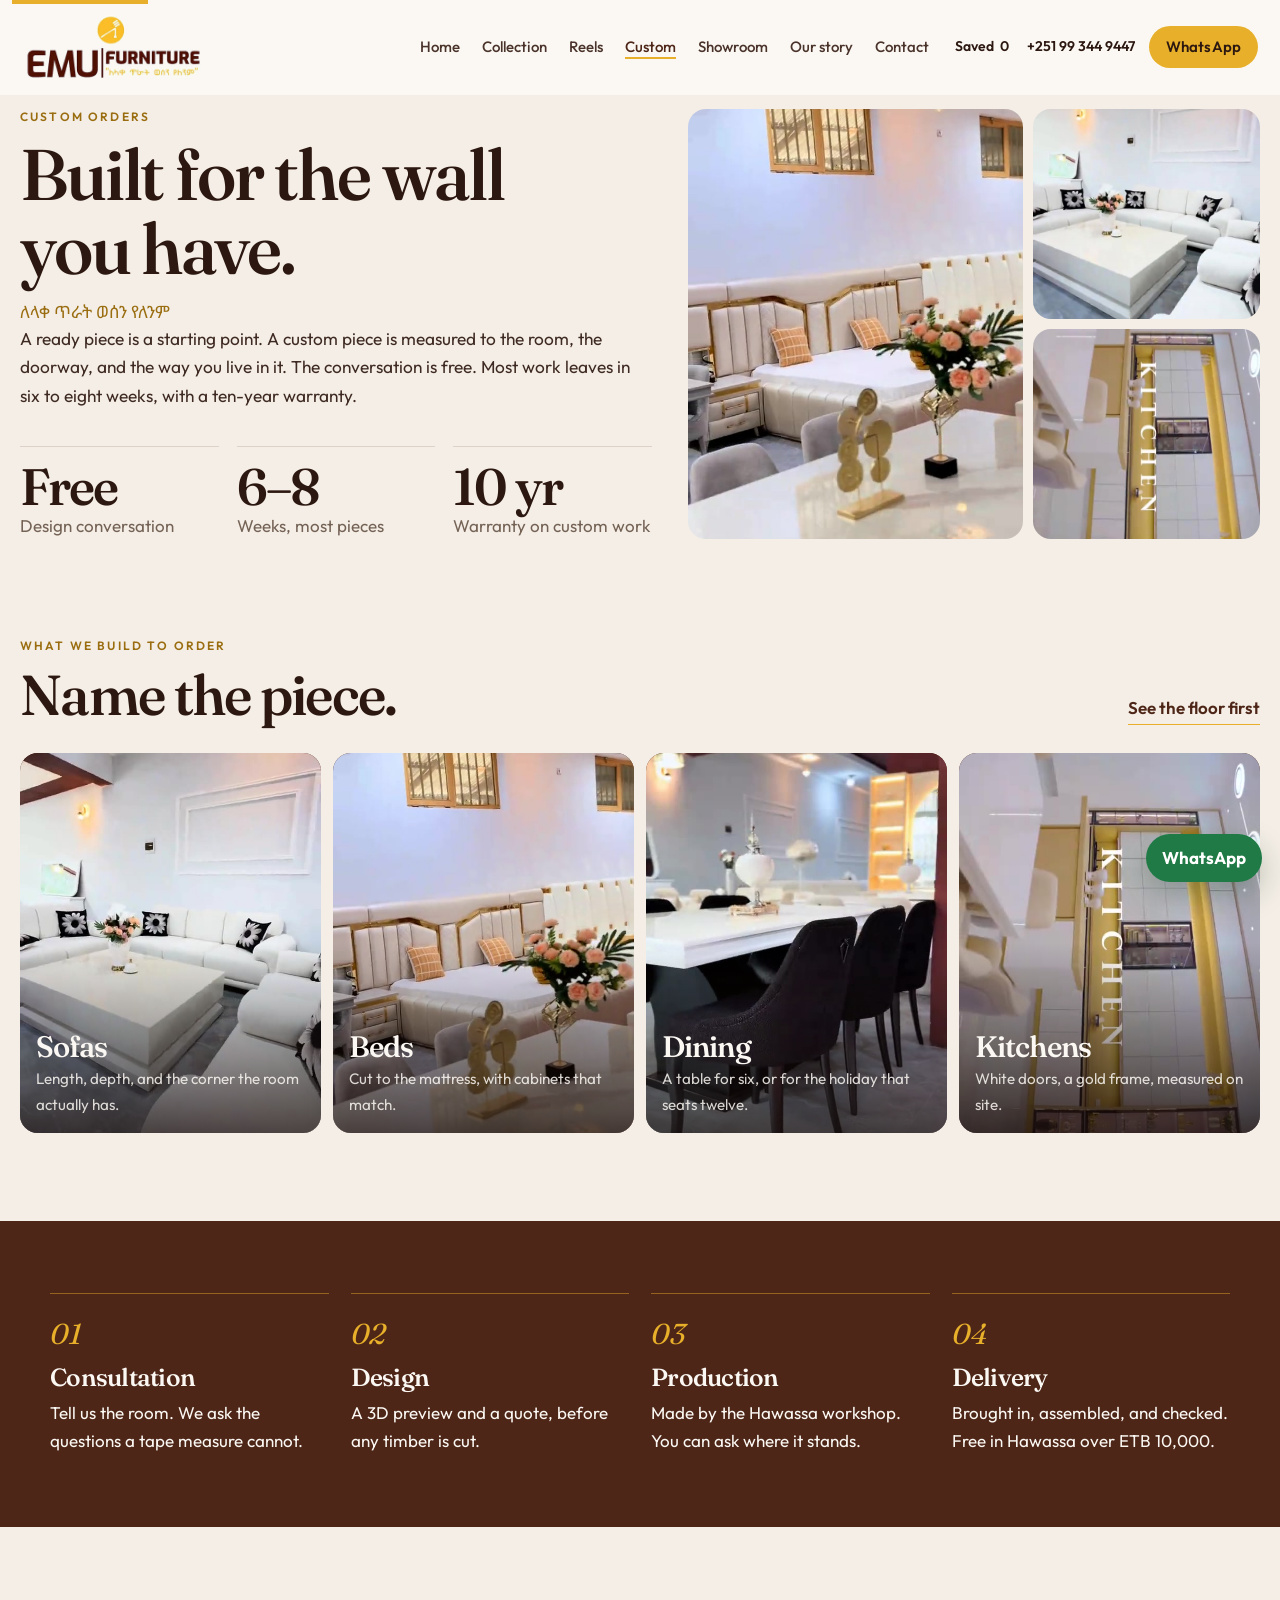
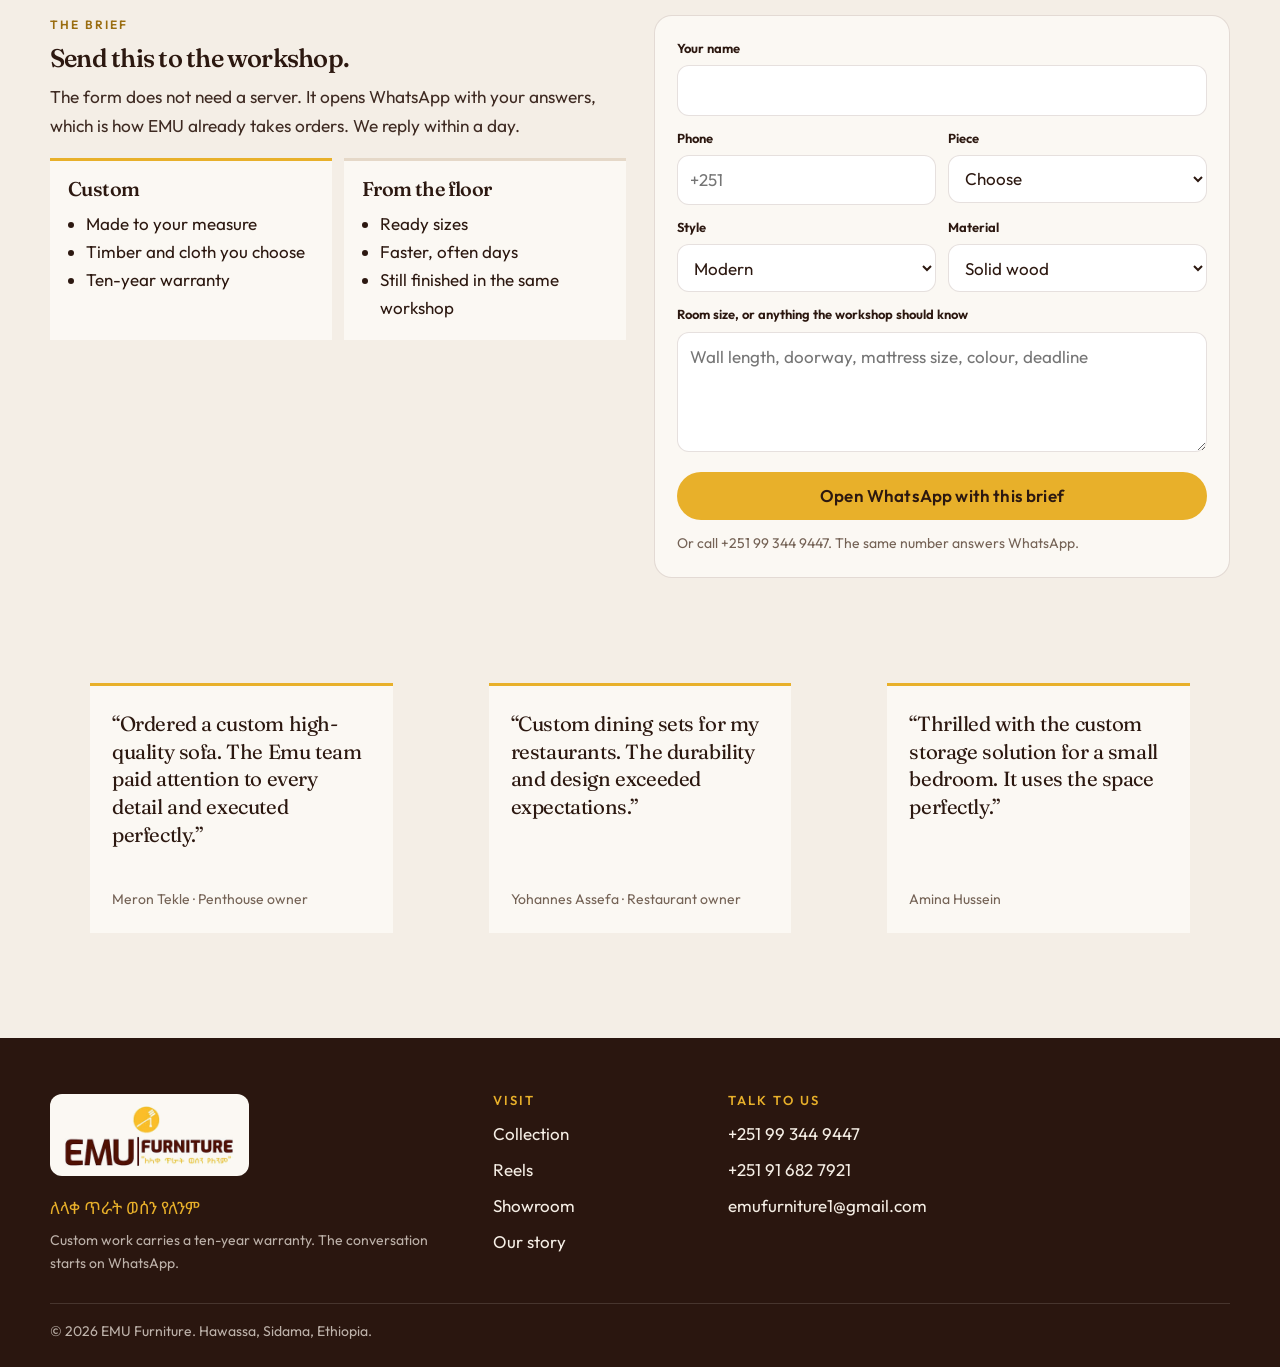
<file: custom.html>
<!DOCTYPE html>
<html lang="en">
<head>
  <meta charset="utf-8">
  <meta name="viewport" content="width=device-width, initial-scale=1">
  <title>Custom Orders | EMU Furniture Hawassa</title>
  <meta name="description" content="Commission furniture from EMU in Hawassa. Free design consultation, a 3D preview, six to eight weeks, and a ten-year warranty on custom pieces.">
  <meta name="theme-color" content="#4e2618">
  <link rel="icon" href="images/logo.png">
  <link rel="preconnect" href="https://fonts.googleapis.com">
  <link rel="preconnect" href="https://fonts.gstatic.com" crossorigin>
  <link href="https://fonts.googleapis.com/css2?family=Fraunces:ital,opsz,wght@0,9..144,500;0,9..144,600;1,9..144,500&family=Noto+Sans+Ethiopic:wght@500;600&family=Outfit:wght@400;500;600;700&display=swap" rel="stylesheet">
  <link rel="stylesheet" href="css/style.css">
  <script>if(sessionStorage.getItem("emu-in"))document.documentElement.classList.add("seen");</script>
</head>
<body data-page="custom">
  <a class="skip" href="#main">Skip to content</a>
  <div id="progress"></div>
  <header class="site-header">
    <a class="brand" href="index.html"><img src="images/logo.png" alt="EMU Furniture"></a>
    <nav class="nav" id="nav">
      <a href="index.html">Home</a>
      <a href="shop.html">Collection</a>
      <a href="reels.html">Reels</a>
      <a href="custom.html">Custom</a>
      <a href="showroom.html">Showroom</a>
      <a href="about.html">Our story</a>
      <a href="contact.html">Contact</a>
    </nav>
    <div class="header-actions">
      <a class="saved-link" href="shop.html?fav=1">Saved <span data-fav-count>0</span></a>
      <a class="call-link" href="tel:+251993449447"><span>+251 99 344 9447</span></a>
      <a class="btn btn-gold btn-sm" href="https://wa.me/251993449447?text=Hello%20EMU%20Furniture%2C%20I%20want%20to%20talk%20about%20a%20custom%20piece." target="_blank" rel="noopener">WhatsApp</a>
      <button class="nav-toggle" id="nav-toggle" type="button" aria-label="Open menu" aria-expanded="false"><span></span></button>
    </div>
  </header>
  <main id="main">
    <section class="page-stage">
      <div class="wrap-wide page-stage-grid">
        <div>
          <p class="eyebrow">Custom orders</p>
          <h1>Built for the wall you have.</h1>
          <p class="amharic gold">ለላቀ ጥራት ወሰን የለንም</p>
          <p class="lede">A ready piece is a starting point. A custom piece is measured to the room, the doorway, and the way you live in it. The conversation is free. Most work leaves in six to eight weeks, with a ten-year warranty.</p>
          <div class="stats">
            <div class="stat"><strong>Free</strong><span>Design conversation</span></div>
            <div class="stat"><strong>6–8</strong><span>Weeks, most pieces</span></div>
            <div class="stat"><strong>10 yr</strong><span>Warranty on custom work</span></div>
          </div>
        </div>
        <div class="stage-mosaic">
          <img src="images/frames/7704294690681589014-bed.jpg" alt="Cream and gold bed made for a showroom room">
          <img src="images/frames/7702384114019732758-10.jpg" alt="White sectional lounge">
          <img src="images/frames/7633357588410699030-28.jpg" alt="White and gold kitchen cabinetry">
        </div>
      </div>
    </section>
    <section class="section">
      <div class="wrap-wide">
        <div class="section-head">
          <div>
            <p class="eyebrow">What we build to order</p>
            <h2>Name the piece.</h2>
          </div>
          <a class="text-link" href="shop.html">See the floor first</a>
        </div>
        <div class="work-grid">
          <a class="work-card" href="shop.html?cat=living">
            <img src="images/frames/7702384114019732758-10.jpg" alt="">
            <div><h3>Sofas</h3><p>Length, depth, and the corner the room actually has.</p></div>
          </a>
          <a class="work-card" href="shop.html?cat=bedroom">
            <img src="images/frames/7704294690681589014-bed.jpg" alt="">
            <div><h3>Beds</h3><p>Cut to the mattress, with cabinets that match.</p></div>
          </a>
          <a class="work-card" href="shop.html?cat=dining">
            <img src="images/frames/7701687598888013078-10.jpg" alt="">
            <div><h3>Dining</h3><p>A table for six, or for the holiday that seats twelve.</p></div>
          </a>
          <a class="work-card" href="shop.html?cat=custom">
            <img src="images/frames/7633357588410699030-28.jpg" alt="">
            <div><h3>Kitchens</h3><p>White doors, a gold frame, measured on site.</p></div>
          </a>
        </div>
      </div>
    </section>
    <section class="section band" style="padding:72px 0">
      <div class="wrap">
        <div class="steps">
          <article class="step-card"><em>01</em><h3>Consultation</h3><p>Tell us the room. We ask the questions a tape measure cannot.</p></article>
          <article class="step-card"><em>02</em><h3>Design</h3><p>A 3D preview and a quote, before any timber is cut.</p></article>
          <article class="step-card"><em>03</em><h3>Production</h3><p>Made by the Hawassa workshop. You can ask where it stands.</p></article>
          <article class="step-card"><em>04</em><h3>Delivery</h3><p>Brought in, assembled, and checked. Free in Hawassa over ETB 10,000.</p></article>
        </div>
      </div>
    </section>
    <section class="section" id="warranty">
      <div class="wrap split">
        <div>
          <p class="eyebrow">The brief</p>
          <h2>Send this to the workshop.</h2>
          <p class="lede" style="margin:12px 0 18px">The form does not need a server. It opens WhatsApp with your answers, which is how EMU already takes orders. We reply within a day.</p>
          <div class="compare">
            <article>
              <h3>Custom</h3>
              <ul>
                <li>Made to your measure</li>
                <li>Timber and cloth you choose</li>
                <li>Ten-year warranty</li>
              </ul>
            </article>
            <article>
              <h3>From the floor</h3>
              <ul>
                <li>Ready sizes</li>
                <li>Faster, often days</li>
                <li>Still finished in the same workshop</li>
              </ul>
            </article>
          </div>
        </div>
        <form class="panel form" data-whatsapp data-intro="Hello EMU Furniture, this is a custom order brief.">
          <label><span>Your name</span><input class="field" name="Name" required autocomplete="name"></label>
          <div class="form-row">
            <label><span>Phone</span><input class="field" name="Phone" required autocomplete="tel" placeholder="+251"></label>
            <label><span>Piece</span>
              <select class="field" name="Piece" required>
                <option value="">Choose</option>
                <option>Sofa or sectional</option>
                <option>Bed or bedroom set</option>
                <option>Chair or seating</option>
                <option>Table or desk</option>
                <option>Wardrobe or storage</option>
                <option>A whole room</option>
              </select>
            </label>
          </div>
          <div class="form-row">
            <label><span>Style</span>
              <select class="field" name="Style">
                <option>Modern</option>
                <option>Traditional Ethiopian</option>
                <option>Minimal</option>
                <option>Transitional</option>
                <option>Not sure yet</option>
              </select>
            </label>
            <label><span>Material</span>
              <select class="field" name="Material">
                <option>Solid wood</option>
                <option>Wood and fabric</option>
                <option>Leather</option>
                <option>Metal and timber</option>
                <option>Glass and wood</option>
              </select>
            </label>
          </div>
          <label><span>Room size, or anything the workshop should know</span><textarea class="field" name="Notes" placeholder="Wall length, doorway, mattress size, colour, deadline"></textarea></label>
          <button class="btn btn-gold" type="submit">Open WhatsApp with this brief</button>
          <p class="fine">Or call +251 99 344 9447. The same number answers WhatsApp.</p>
        </form>
      </div>
    </section>
    <section class="section" style="padding-top:0">
      <div class="wrap">
        <div class="quotes">
          <figure class="quote"><p>“Ordered a custom high-quality sofa. The Emu team paid attention to every detail and executed perfectly.”</p><footer>Meron Tekle · Penthouse owner</footer></figure>
          <figure class="quote"><p>“Custom dining sets for my restaurants. The durability and design exceeded expectations.”</p><footer>Yohannes Assefa · Restaurant owner</footer></figure>
          <figure class="quote"><p>“Thrilled with the custom storage solution for a small bedroom. It uses the space perfectly.”</p><footer>Amina Hussein</footer></figure>
        </div>
      </div>
    </section>
  </main>
  <footer class="site-footer">
    <div class="wrap foot-grid">
      <div>
        <a class="brand" href="index.html"><img src="images/logo.png" alt="EMU Furniture"></a>
        <p class="amharic" style="color:#e8b02a; margin:8px 0">ለላቀ ጥራት ወሰን የለንም</p>
        <p class="fine">Custom work carries a ten-year warranty. The conversation starts on WhatsApp.</p>
      </div>
      <div>
        <h3>Visit</h3>
        <ul>
          <li><a href="shop.html">Collection</a></li>
          <li><a href="reels.html">Reels</a></li>
          <li><a href="showroom.html">Showroom</a></li>
          <li><a href="about.html">Our story</a></li>
        </ul>
      </div>
      <div>
        <h3>Talk to us</h3>
        <ul>
          <li><a href="tel:+251993449447">+251 99 344 9447</a></li>
          <li><a href="tel:+251916827921">+251 91 682 7921</a></li>
          <li><a href="mailto:emufurniture1@gmail.com">emufurniture1@gmail.com</a></li>
        </ul>
      </div>
    </div>
    <div class="wrap legal"><span>© <span id="year">2026</span> EMU Furniture. Hawassa, Sidama, Ethiopia.</span></div>
  </footer>
  <a class="wa-float" href="https://wa.me/251993449447?text=Hello%20EMU%20Furniture%2C%20I%20want%20to%20talk%20about%20a%20custom%20piece." target="_blank" rel="noopener">WhatsApp</a>
  <script src="js/data.js"></script>
  <script src="js/main.js"></script>
</body>
</html>
</file>
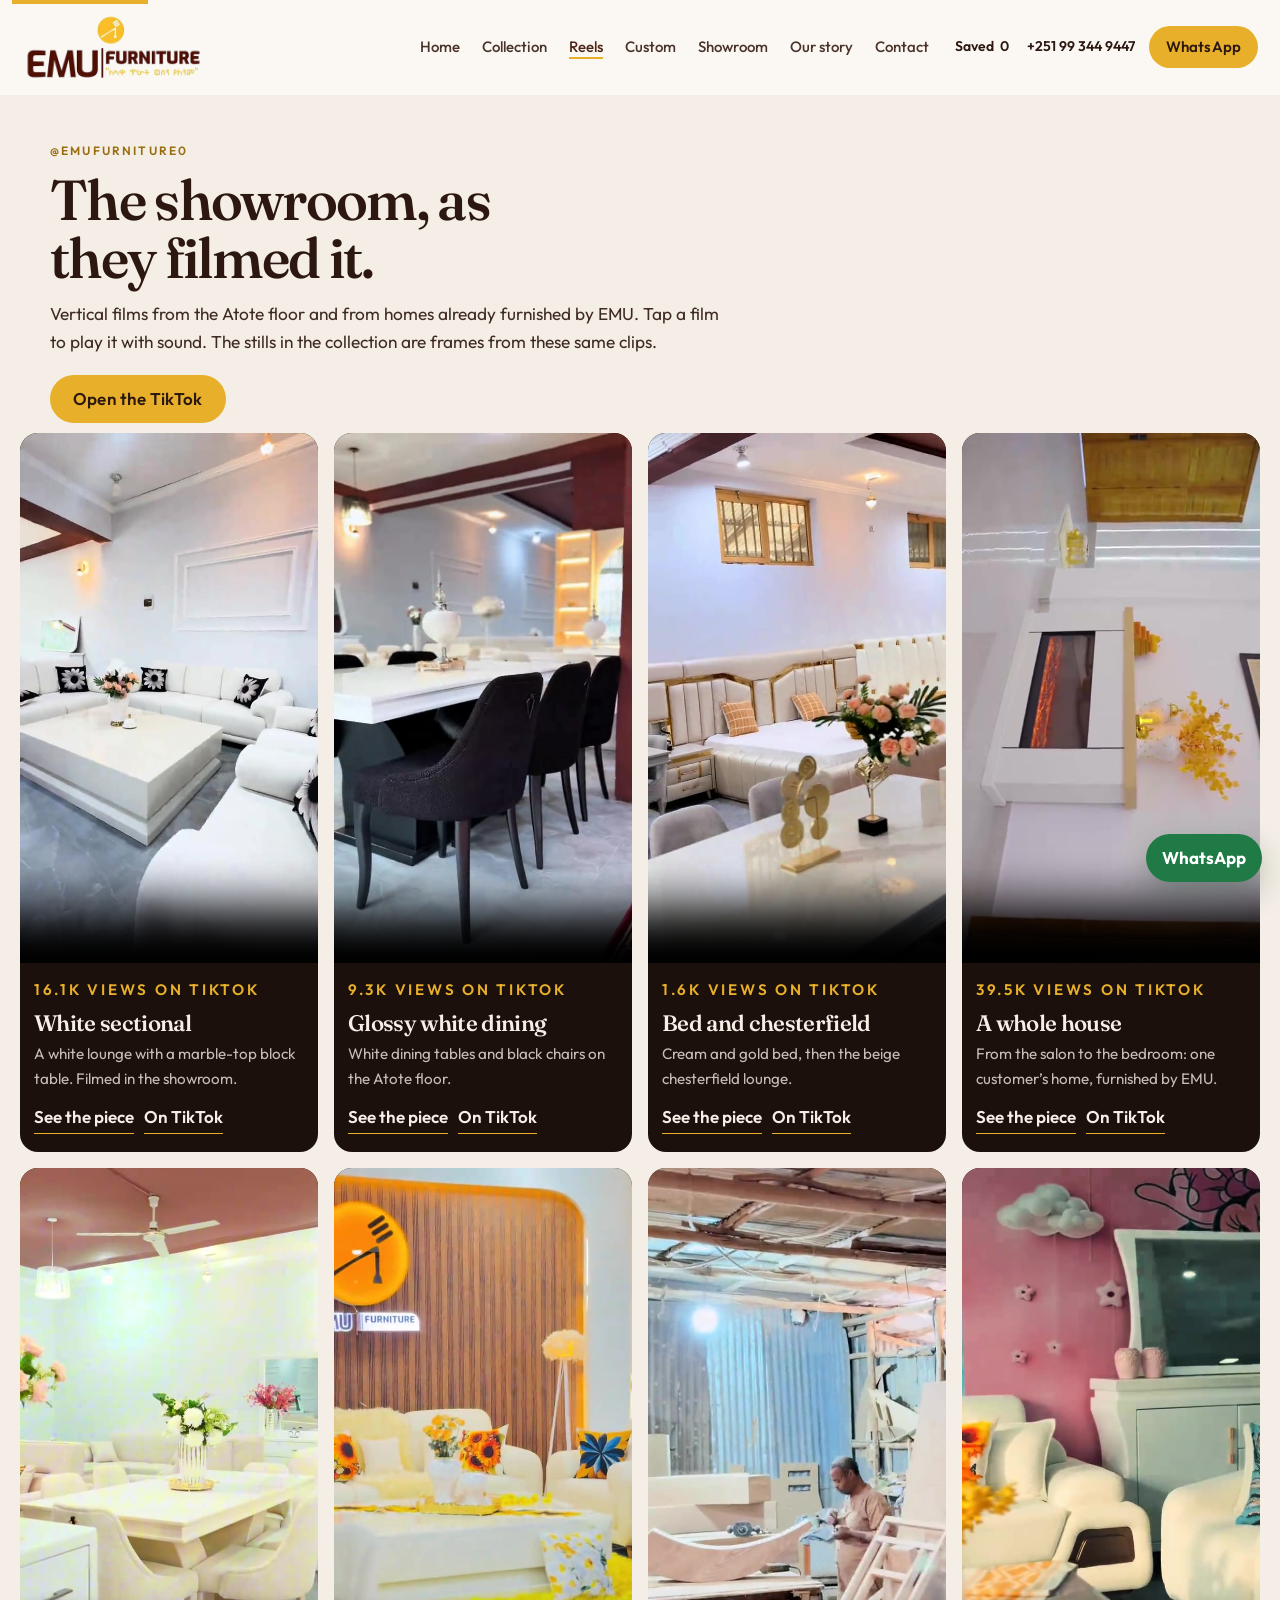
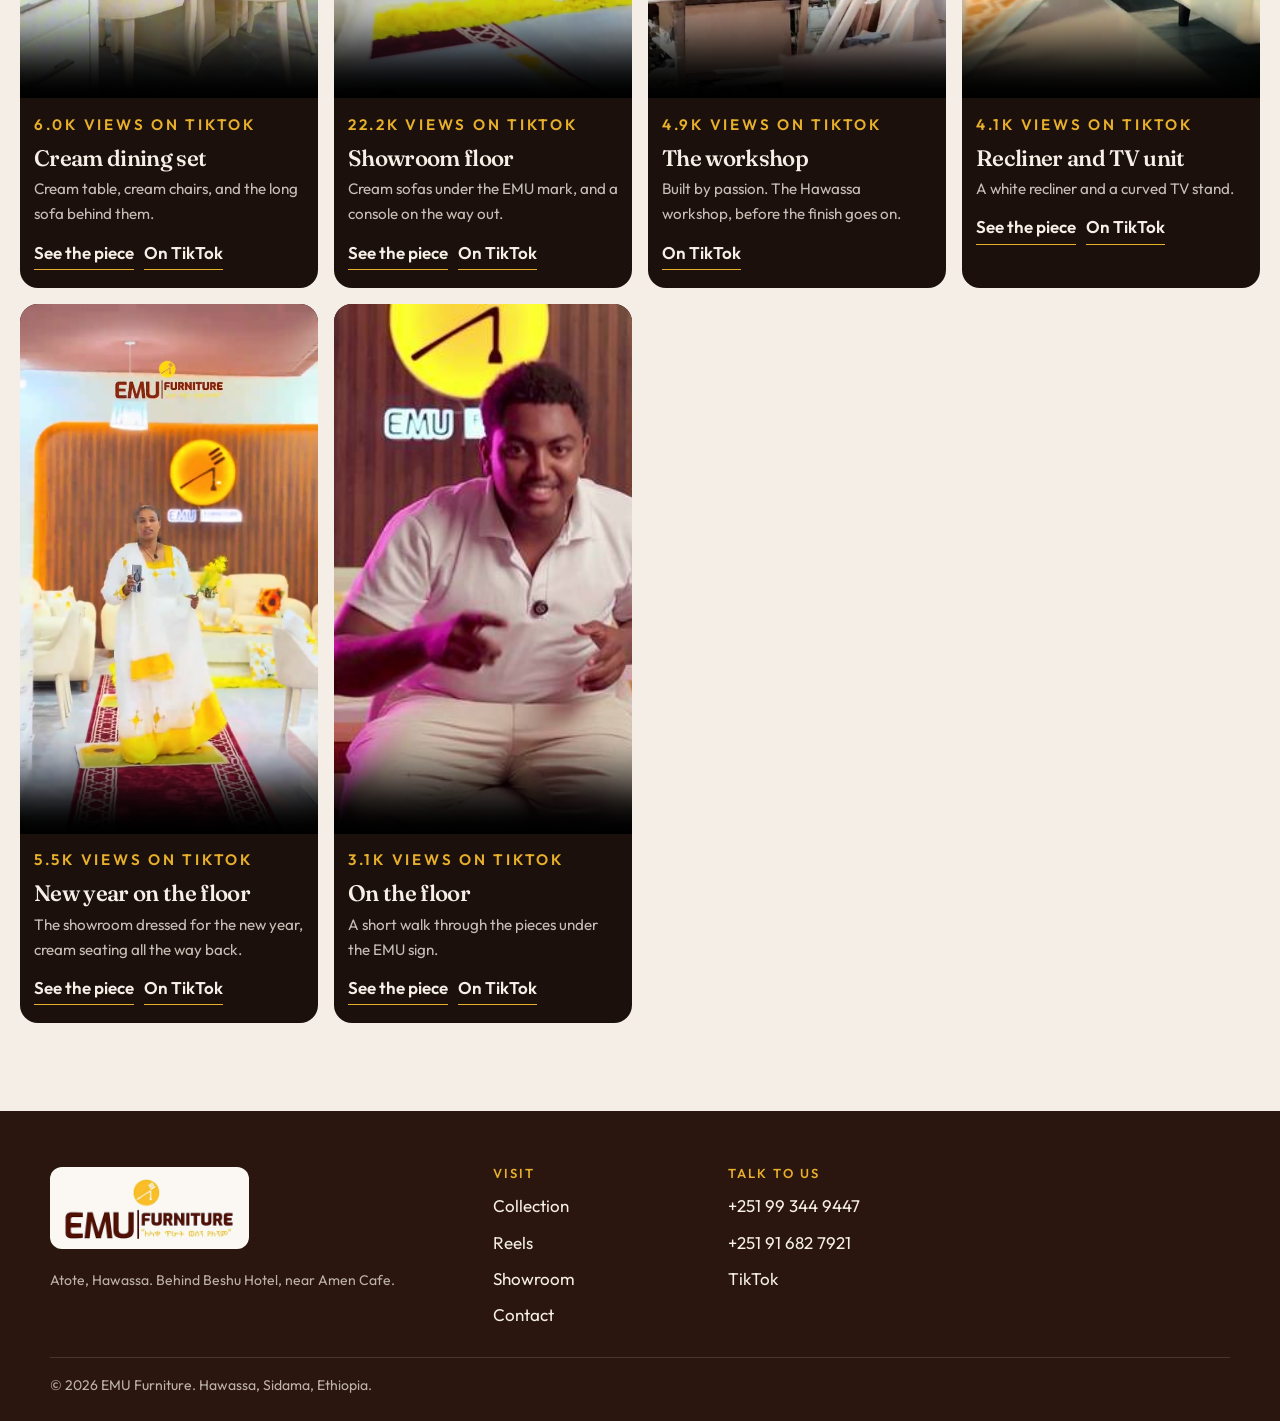
<file: reels.html>
<!DOCTYPE html>
<html lang="en">
<head>
  <meta charset="utf-8">
  <meta name="viewport" content="width=device-width, initial-scale=1">
  <title>Reels | EMU Furniture Hawassa</title>
  <meta name="description" content="Films from the EMU Furniture showroom in Atote, Hawassa. White lounges, glossy dining, cream and gold beds, and the workshop.">
  <meta name="theme-color" content="#4e2618">
  <link rel="icon" href="images/logo.png">
  <link rel="preconnect" href="https://fonts.googleapis.com">
  <link rel="preconnect" href="https://fonts.gstatic.com" crossorigin>
  <link href="https://fonts.googleapis.com/css2?family=Fraunces:ital,opsz,wght@0,9..144,500;0,9..144,600;1,9..144,500&family=Noto+Sans+Ethiopic:wght@500;600&family=Outfit:wght@400;500;600;700&display=swap" rel="stylesheet">
  <link rel="stylesheet" href="css/style.css">
  <script>if(sessionStorage.getItem("emu-in"))document.documentElement.classList.add("seen");</script>
</head>
<body data-page="reels">
  <a class="skip" href="#main">Skip to content</a>
  <div id="progress"></div>
  <header class="site-header">
    <a class="brand" href="index.html"><img src="images/logo.png" alt="EMU Furniture"></a>
    <nav class="nav" id="nav">
      <a href="index.html">Home</a>
      <a href="shop.html">Collection</a>
      <a href="reels.html">Reels</a>
      <a href="custom.html">Custom</a>
      <a href="showroom.html">Showroom</a>
      <a href="about.html">Our story</a>
      <a href="contact.html">Contact</a>
    </nav>
    <div class="header-actions">
      <a class="saved-link" href="shop.html?fav=1">Saved <span data-fav-count>0</span></a>
      <a class="call-link" href="tel:+251993449447"><span>+251 99 344 9447</span></a>
      <a class="btn btn-gold btn-sm" href="https://wa.me/251993449447?text=Hello%20EMU%20Furniture%2C%20I%20saw%20a%20piece%20on%20the%20reels." target="_blank" rel="noopener">WhatsApp</a>
      <button class="nav-toggle" id="nav-toggle" type="button" aria-label="Open menu" aria-expanded="false"><span></span></button>
    </div>
  </header>
  <main id="main">
    <div class="wrap page-hero">
      <p class="eyebrow">@emufurniture0</p>
      <h1>The showroom, as they filmed it.</h1>
      <p class="lede">Vertical films from the Atote floor and from homes already furnished by EMU. Tap a film to play it with sound. The stills in the collection are frames from these same clips.</p>
      <p style="margin-top:18px"><a class="btn btn-gold" href="https://www.tiktok.com/@emufurniture0" target="_blank" rel="noopener">Open the TikTok</a></p>
    </div>
    <section class="section" style="padding-top:0">
      <div class="wrap-wide">
        <div class="reel-grid" id="reel-grid"></div>
      </div>
    </section>
  </main>
  <footer class="site-footer">
    <div class="wrap foot-grid">
      <div>
        <a class="brand" href="index.html"><img src="images/logo.png" alt="EMU Furniture"></a>
        <p class="fine" style="margin-top:8px">Atote, Hawassa. Behind Beshu Hotel, near Amen Cafe.</p>
      </div>
      <div>
        <h3>Visit</h3>
        <ul>
          <li><a href="shop.html">Collection</a></li>
          <li><a href="reels.html">Reels</a></li>
          <li><a href="showroom.html">Showroom</a></li>
          <li><a href="contact.html">Contact</a></li>
        </ul>
      </div>
      <div>
        <h3>Talk to us</h3>
        <ul>
          <li><a href="tel:+251993449447">+251 99 344 9447</a></li>
          <li><a href="tel:+251916827921">+251 91 682 7921</a></li>
          <li><a href="https://www.tiktok.com/@emufurniture0" target="_blank" rel="noopener">TikTok</a></li>
        </ul>
      </div>
    </div>
    <div class="wrap legal"><span>© <span id="year">2026</span> EMU Furniture. Hawassa, Sidama, Ethiopia.</span></div>
  </footer>
  <a class="wa-float" href="https://wa.me/251993449447?text=Hello%20EMU%20Furniture%2C%20I%20saw%20a%20piece%20on%20the%20reels." target="_blank" rel="noopener">WhatsApp</a>
  <noscript><p class="wrap">Turn on JavaScript to play the reels, or open tiktok.com/@emufurniture0.</p></noscript>
  <script src="js/data.js"></script>
  <script src="js/main.js"></script>
</body>
</html>
</file>
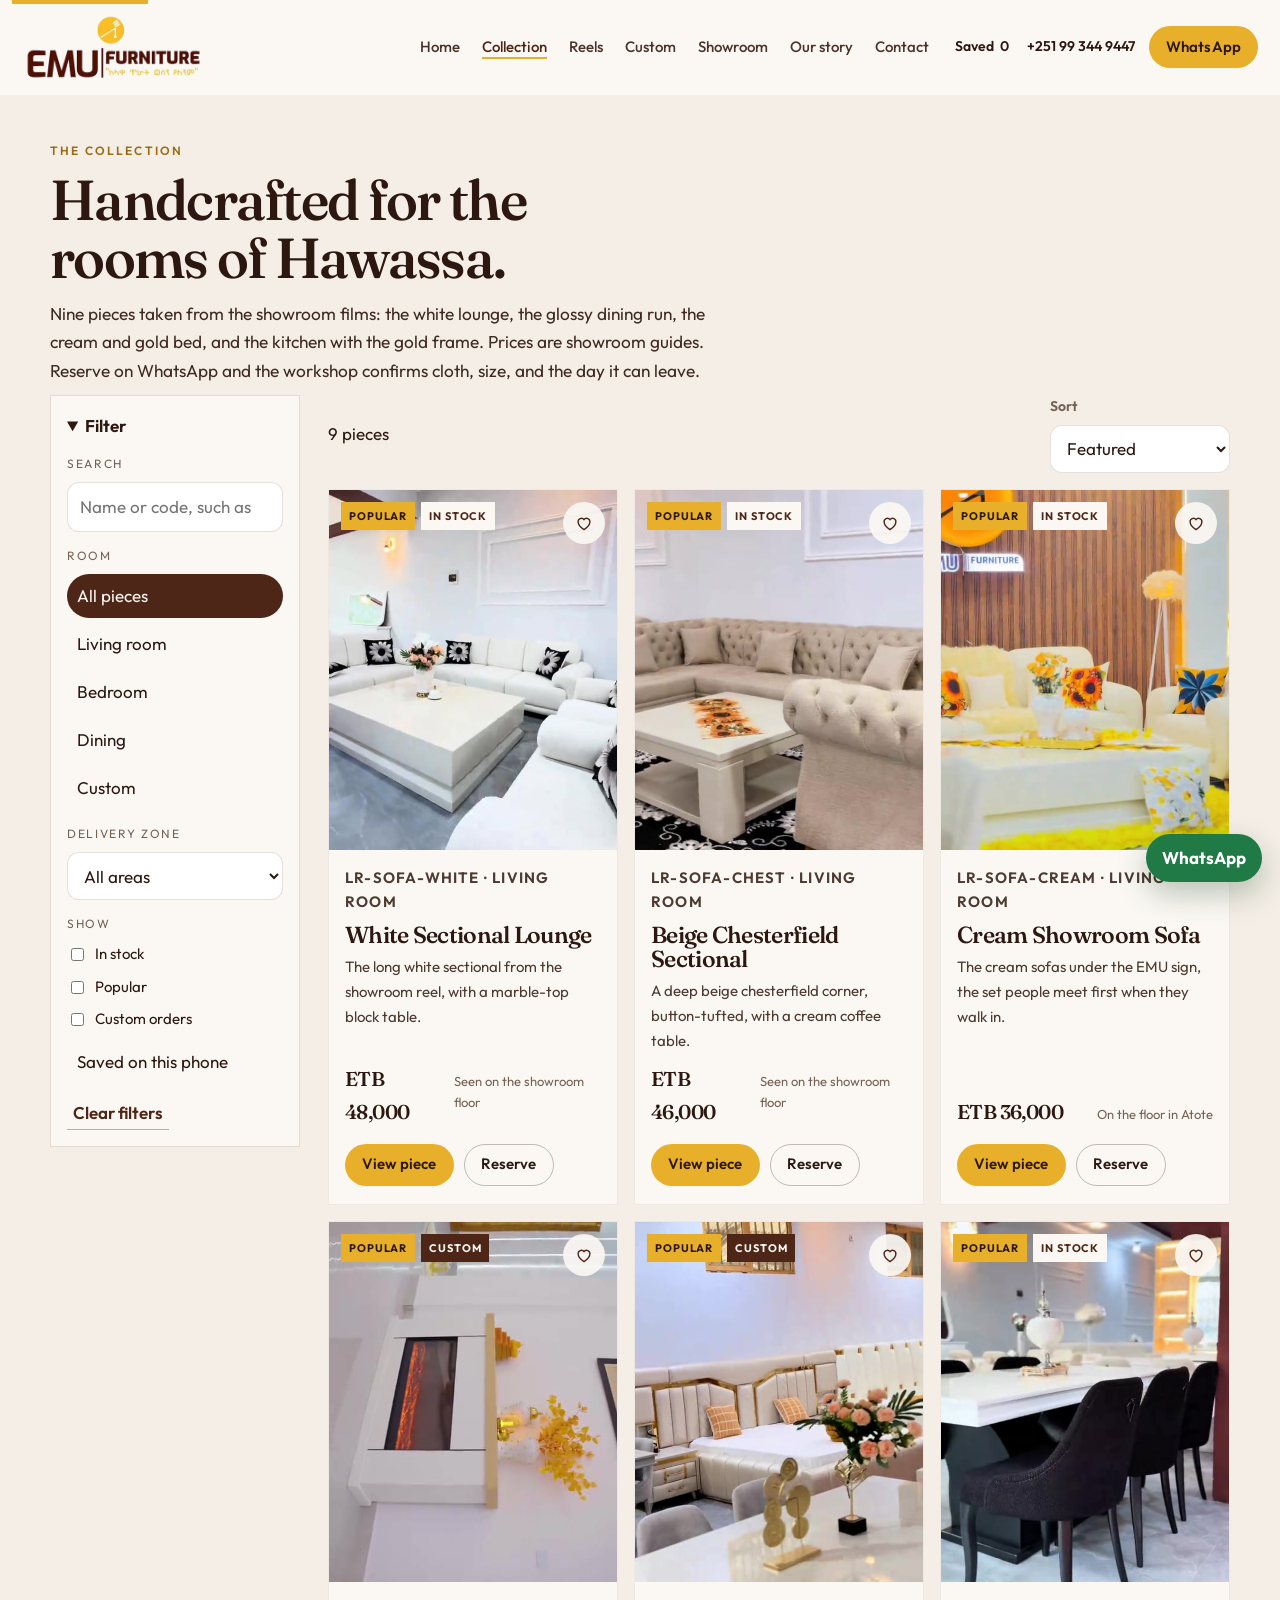
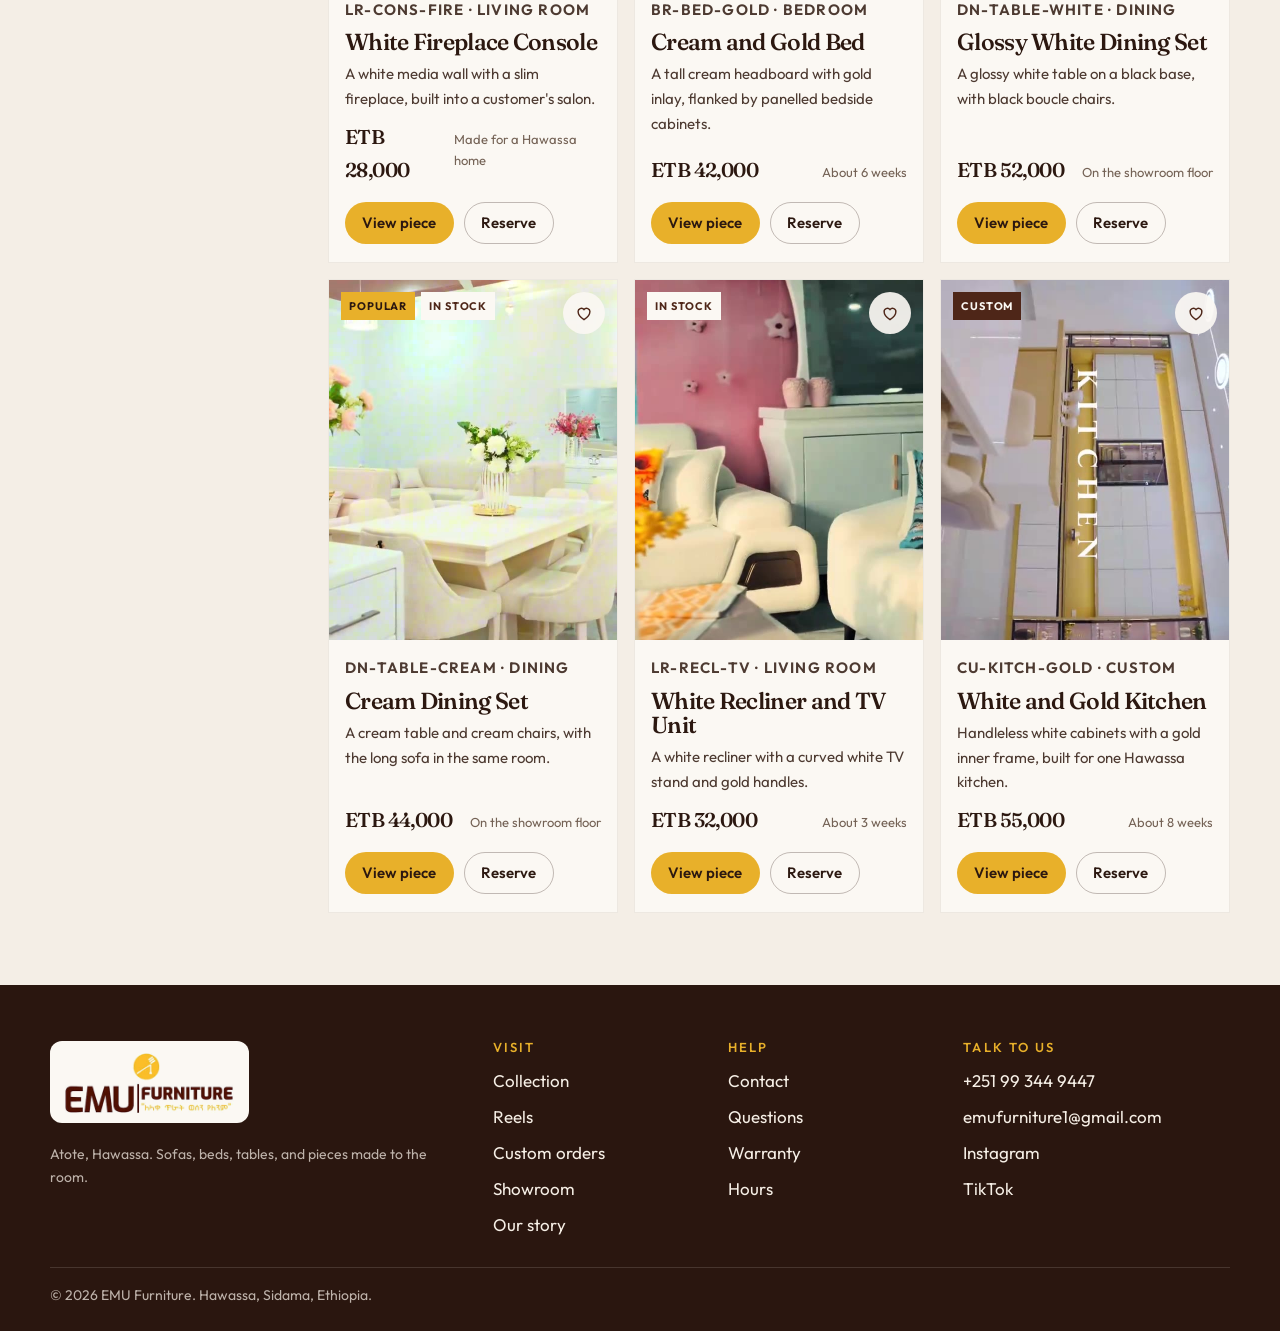
<file: shop.html>
<!DOCTYPE html>
<html lang="en">
<head>
  <meta charset="utf-8">
  <meta name="viewport" content="width=device-width, initial-scale=1">
  <title>The Collection | EMU Furniture Hawassa</title>
  <meta name="description" content="Sofas, beds, dining sets, and custom kitchens from the EMU Furniture showroom in Atote, Hawassa. Guide prices in ETB.">
  <meta name="theme-color" content="#4e2618">
  <link rel="icon" href="images/logo.png">
  <link rel="preconnect" href="https://fonts.googleapis.com">
  <link rel="preconnect" href="https://fonts.gstatic.com" crossorigin>
  <link href="https://fonts.googleapis.com/css2?family=Fraunces:ital,opsz,wght@0,9..144,500;0,9..144,600;1,9..144,500&family=Noto+Sans+Ethiopic:wght@500;600&family=Outfit:wght@400;500;600;700&display=swap" rel="stylesheet">
  <link rel="stylesheet" href="css/style.css">
  <script>if(sessionStorage.getItem("emu-in"))document.documentElement.classList.add("seen");</script>
</head>
<body data-page="shop">
  <a class="skip" href="#main">Skip to content</a>
  <div id="progress"></div>
  <header class="site-header">
    <a class="brand" href="index.html"><img src="images/logo.png" alt="EMU Furniture"></a>
    <nav class="nav" id="nav">
      <a href="index.html">Home</a>
      <a href="shop.html">Collection</a>
      <a href="reels.html">Reels</a>
      <a href="custom.html">Custom</a>
      <a href="showroom.html">Showroom</a>
      <a href="about.html">Our story</a>
      <a href="contact.html">Contact</a>
    </nav>
    <div class="header-actions">
      <a class="saved-link" href="shop.html?fav=1">Saved <span data-fav-count>0</span></a>
      <a class="call-link" href="tel:+251993449447"><span>+251 99 344 9447</span></a>
      <a class="btn btn-gold btn-sm" href="https://wa.me/251993449447?text=Hello%20EMU%20Furniture%2C%20I%20am%20looking%20through%20the%20collection." target="_blank" rel="noopener">WhatsApp</a>
      <button class="nav-toggle" id="nav-toggle" type="button" aria-label="Open menu" aria-expanded="false"><span></span></button>
    </div>
  </header>
  <main id="main">
    <div class="wrap page-hero">
      <p class="eyebrow">The collection</p>
      <h1>Handcrafted for the rooms of Hawassa.</h1>
      <p class="lede">Nine pieces taken from the showroom films: the white lounge, the glossy dining run, the cream and gold bed, and the kitchen with the gold frame. Prices are showroom guides. Reserve on WhatsApp and the workshop confirms cloth, size, and the day it can leave.</p>
    </div>
    <div class="wrap shop-layout">
      <details class="filters" open>
        <summary>Filter</summary>
        <label class="filter-label" for="shop-search">Search</label>
        <input class="search" id="shop-search" type="search" placeholder="Name or code, such as LR-SOFA">
        <p class="filter-label">Room</p>
        <div class="filter-list">
          <button class="chip on" type="button" data-cat="all">All pieces</button>
          <button class="chip" type="button" data-cat="living">Living room</button>
          <button class="chip" type="button" data-cat="bedroom">Bedroom</button>
          <button class="chip" type="button" data-cat="dining">Dining</button>
          <button class="chip" type="button" data-cat="custom">Custom</button>
        </div>
        <label class="filter-label" for="shop-zone">Delivery zone</label>
        <select class="select" id="shop-zone">
          <option value="all">All areas</option>
          <option>Hawassa</option>
          <option>Atote</option>
          <option>Piassa</option>
          <option>Mobil</option>
          <option>Menaharya</option>
          <option>Adis Ketema</option>
          <option>Hayik Dar</option>
        </select>
        <p class="filter-label">Show</p>
        <label class="check"><input type="checkbox" data-flag="stock"> In stock</label>
        <label class="check"><input type="checkbox" data-flag="popular"> Popular</label>
        <label class="check"><input type="checkbox" data-flag="custom"> Custom orders</label>
        <button class="text-btn" type="button" data-fav-filter>Saved on this phone</button>
        <button class="text-link" id="clear-filters" type="button" style="margin-top:14px; background:none; border:0; border-bottom:1px solid var(--gold);">Clear filters</button>
      </details>
      <div>
        <div class="toolbar">
          <p id="result-count">Pieces</p>
          <label>
            <span class="fine">Sort</span>
            <select class="select" id="shop-sort" style="min-width:180px">
              <option value="featured">Featured</option>
              <option value="price-asc">Price, low to high</option>
              <option value="price-desc">Price, high to low</option>
              <option value="name">Name</option>
            </select>
          </label>
        </div>
        <div class="grid" id="catalog"></div>
      </div>
    </div>
  </main>
  <footer class="site-footer">
    <div class="wrap foot-grid">
      <div>
        <a class="brand" href="index.html"><img src="images/logo.png" alt="EMU Furniture"></a>
        <p class="fine" style="margin-top:8px">Atote, Hawassa. Sofas, beds, tables, and pieces made to the room.</p>
      </div>
      <div>
        <h3>Visit</h3>
        <ul>
          <li><a href="shop.html">Collection</a></li>
          <li><a href="reels.html">Reels</a></li>
          <li><a href="custom.html">Custom orders</a></li>
          <li><a href="showroom.html">Showroom</a></li>
          <li><a href="about.html">Our story</a></li>
        </ul>
      </div>
      <div>
        <h3>Help</h3>
        <ul>
          <li><a href="contact.html">Contact</a></li>
          <li><a href="contact.html#faq">Questions</a></li>
          <li><a href="custom.html#warranty">Warranty</a></li>
          <li><a href="showroom.html#hours">Hours</a></li>
        </ul>
      </div>
      <div>
        <h3>Talk to us</h3>
        <ul>
          <li><a href="tel:+251993449447">+251 99 344 9447</a></li>
          <li><a href="mailto:emufurniture1@gmail.com">emufurniture1@gmail.com</a></li>
          <li><a href="https://www.instagram.com/emu.furniture" target="_blank" rel="noopener">Instagram</a></li>
          <li><a href="https://www.tiktok.com/@emufurniture0" target="_blank" rel="noopener">TikTok</a></li>
        </ul>
      </div>
    </div>
    <div class="wrap legal"><span>© <span id="year">2026</span> EMU Furniture. Hawassa, Sidama, Ethiopia.</span></div>
  </footer>
  <a class="wa-float" href="https://wa.me/251993449447?text=Hello%20EMU%20Furniture%2C%20I%20am%20looking%20through%20the%20collection." target="_blank" rel="noopener">WhatsApp</a>
  <noscript><p class="wrap">Turn on JavaScript to browse the collection. You can also call +251 99 344 9447.</p></noscript>
  <script src="js/data.js"></script>
  <script src="js/main.js"></script>
</body>
</html>
</file>
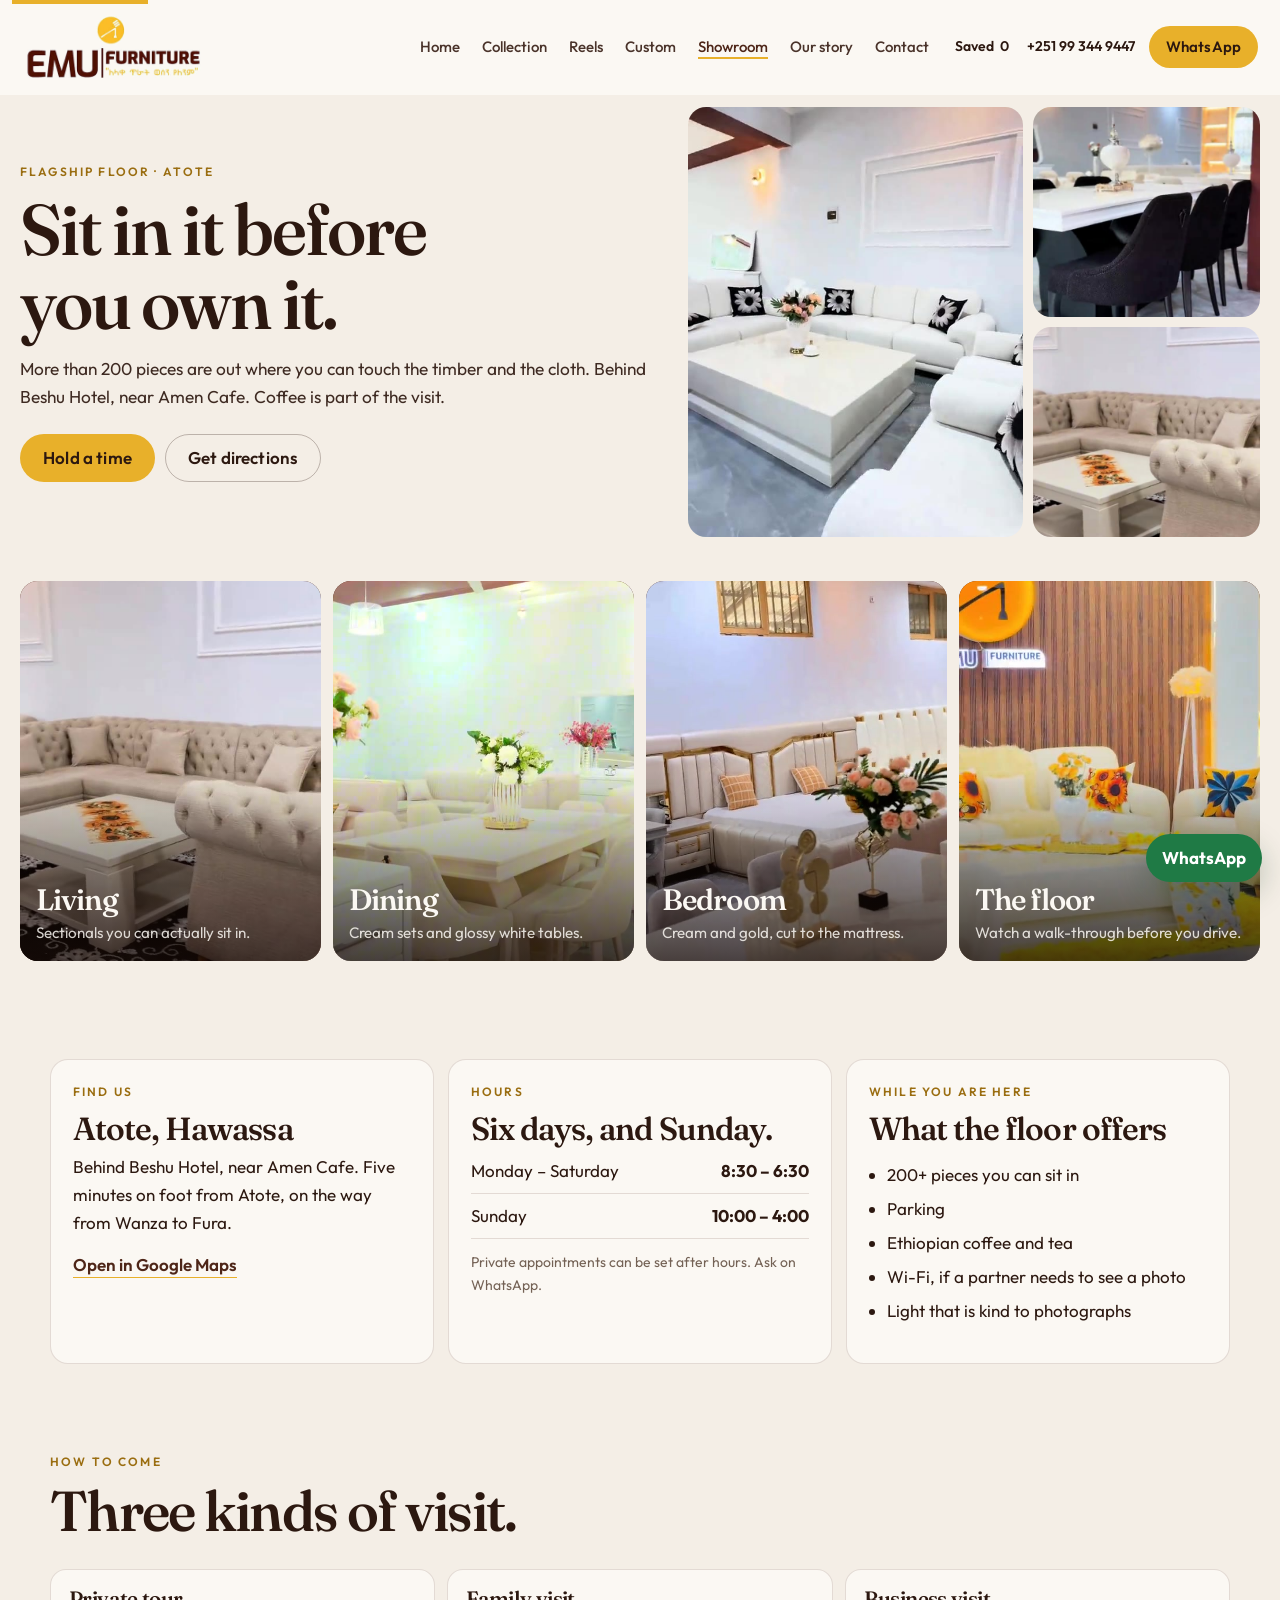
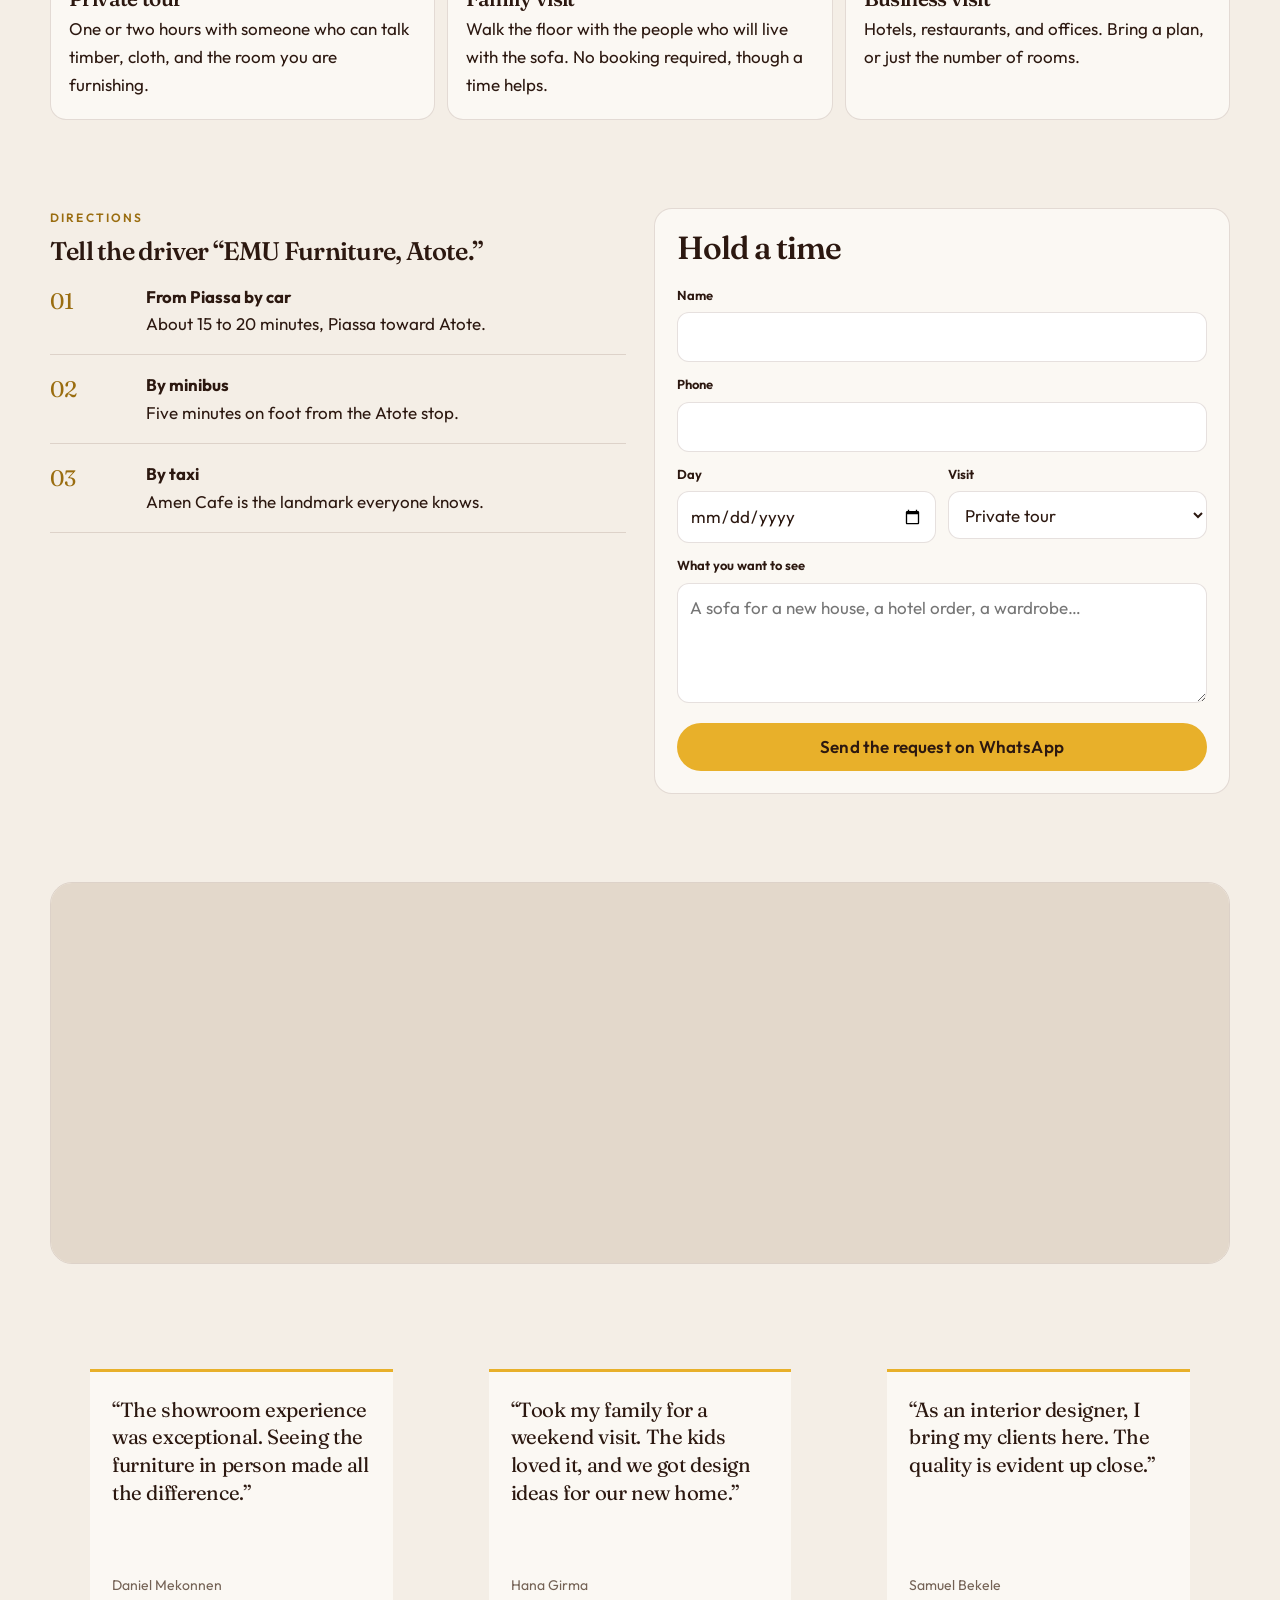
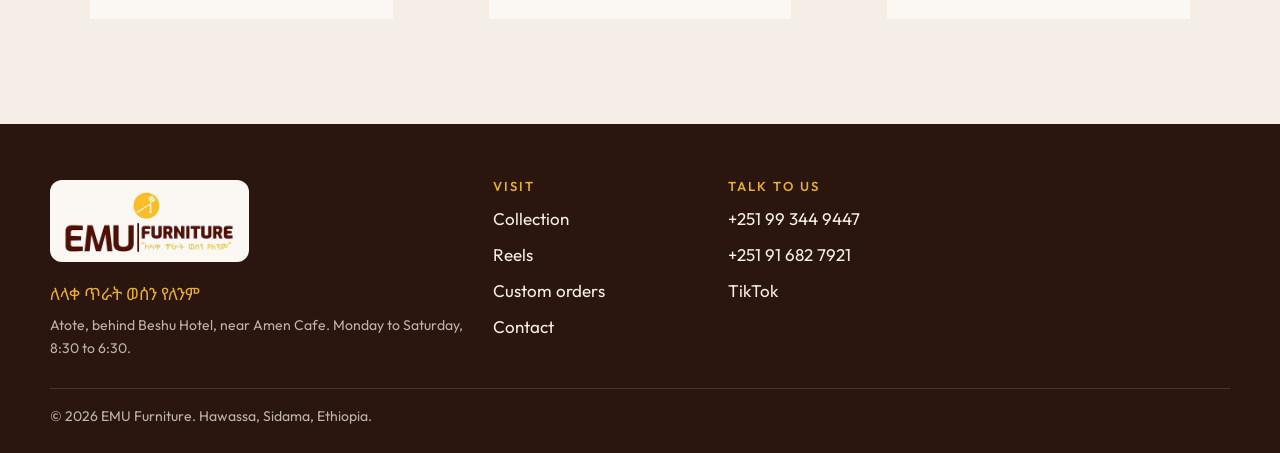
<file: showroom.html>
<!DOCTYPE html>
<html lang="en">
<head>
  <meta charset="utf-8">
  <meta name="viewport" content="width=device-width, initial-scale=1">
  <title>Showroom | EMU Furniture, Atote Hawassa</title>
  <meta name="description" content="Visit the EMU Furniture showroom in Atote, Hawassa, near Amen Cafe. Open Monday to Saturday 8:30 to 6:30, Sunday 10:00 to 4:00.">
  <meta name="theme-color" content="#4e2618">
  <link rel="icon" href="images/logo.png">
  <link rel="preconnect" href="https://fonts.googleapis.com">
  <link rel="preconnect" href="https://fonts.gstatic.com" crossorigin>
  <link href="https://fonts.googleapis.com/css2?family=Fraunces:ital,opsz,wght@0,9..144,500;0,9..144,600;1,9..144,500&family=Noto+Sans+Ethiopic:wght@500;600&family=Outfit:wght@400;500;600;700&display=swap" rel="stylesheet">
  <link rel="stylesheet" href="css/style.css">
  <script>if(sessionStorage.getItem("emu-in"))document.documentElement.classList.add("seen");</script>
</head>
<body data-page="showroom">
  <a class="skip" href="#main">Skip to content</a>
  <div id="progress"></div>
  <header class="site-header">
    <a class="brand" href="index.html"><img src="images/logo.png" alt="EMU Furniture"></a>
    <nav class="nav" id="nav">
      <a href="index.html">Home</a>
      <a href="shop.html">Collection</a>
      <a href="reels.html">Reels</a>
      <a href="custom.html">Custom</a>
      <a href="showroom.html">Showroom</a>
      <a href="about.html">Our story</a>
      <a href="contact.html">Contact</a>
    </nav>
    <div class="header-actions">
      <a class="saved-link" href="shop.html?fav=1">Saved <span data-fav-count>0</span></a>
      <a class="call-link" href="tel:+251993449447"><span>+251 99 344 9447</span></a>
      <a class="btn btn-gold btn-sm" href="https://wa.me/251993449447?text=Hello%20EMU%20Furniture%2C%20I%20would%20like%20to%20book%20a%20showroom%20visit." target="_blank" rel="noopener">WhatsApp</a>
      <button class="nav-toggle" id="nav-toggle" type="button" aria-label="Open menu" aria-expanded="false"><span></span></button>
    </div>
  </header>
  <main id="main">
    <section class="page-stage">
      <div class="wrap-wide page-stage-grid">
        <div>
          <p class="eyebrow">Flagship floor · Atote</p>
          <h1>Sit in it before you own it.</h1>
          <p class="lede">More than 200 pieces are out where you can touch the timber and the cloth. Behind Beshu Hotel, near Amen Cafe. Coffee is part of the visit.</p>
          <div class="cluster" style="margin-top:22px">
            <a class="btn btn-gold" href="#book">Hold a time</a>
            <a class="btn btn-line" href="https://www.google.com/maps/search/?api=1&query=Atote+Hawassa+Ethiopia" target="_blank" rel="noopener">Get directions</a>
          </div>
        </div>
        <div class="stage-mosaic">
          <img src="images/frames/7702384114019732758-10.jpg" alt="White lounge on the Atote floor">
          <img src="images/frames/7701687598888013078-10.jpg" alt="Glossy white dining set">
          <img src="images/frames/7704294690681589014-4.jpg" alt="Beige chesterfield sectional">
        </div>
      </div>
    </section>
    <section class="section" style="padding-top:36px">
      <div class="wrap-wide work-grid">
        <a class="work-card" href="shop.html?cat=living"><img src="images/frames/7704294690681589014-4.jpg" alt=""><div><h3>Living</h3><p>Sectionals you can actually sit in.</p></div></a>
        <a class="work-card" href="shop.html?cat=dining"><img src="images/frames/7683081843800919299-16.jpg" alt=""><div><h3>Dining</h3><p>Cream sets and glossy white tables.</p></div></a>
        <a class="work-card" href="shop.html?cat=bedroom"><img src="images/frames/7704294690681589014-bed.jpg" alt=""><div><h3>Bedroom</h3><p>Cream and gold, cut to the mattress.</p></div></a>
        <a class="work-card" href="reels.html"><img src="images/frames/7681969682210917634-25.jpg" alt=""><div><h3>The floor</h3><p>Watch a walk-through before you drive.</p></div></a>
      </div>
    </section>
    <section class="section" style="padding-top:10px">
      <div class="wrap info-grid">
        <article class="panel">
          <p class="eyebrow">Find us</p>
          <h2>Atote, Hawassa</h2>
          <p>Behind Beshu Hotel, near Amen Cafe. Five minutes on foot from Atote, on the way from Wanza to Fura.</p>
          <p style="margin-top:14px"><a class="text-link" href="https://www.google.com/maps/search/?api=1&query=Atote+Hawassa+Ethiopia" target="_blank" rel="noopener">Open in Google Maps</a></p>
        </article>
        <article class="panel" id="hours">
          <p class="eyebrow">Hours</p>
          <h2>Six days, and Sunday.</h2>
          <div class="hours">
            <div><span>Monday – Saturday</span><strong>8:30 – 6:30</strong></div>
            <div><span>Sunday</span><strong>10:00 – 4:00</strong></div>
          </div>
          <p class="fine">Private appointments can be set after hours. Ask on WhatsApp.</p>
        </article>
        <article class="panel">
          <p class="eyebrow">While you are here</p>
          <h2>What the floor offers</h2>
          <ul class="facts">
            <li>200+ pieces you can sit in</li>
            <li>Parking</li>
            <li>Ethiopian coffee and tea</li>
            <li>Wi-Fi, if a partner needs to see a photo</li>
            <li>Light that is kind to photographs</li>
          </ul>
        </article>
      </div>
    </section>
    <section class="section" style="padding-top:0">
      <div class="wrap">
        <div class="section-head">
          <div>
            <p class="eyebrow">How to come</p>
            <h2>Three kinds of visit.</h2>
          </div>
        </div>
        <div class="visit-types">
          <article class="choice"><h3>Private tour</h3><p>One or two hours with someone who can talk timber, cloth, and the room you are furnishing.</p></article>
          <article class="choice"><h3>Family visit</h3><p>Walk the floor with the people who will live with the sofa. No booking required, though a time helps.</p></article>
          <article class="choice"><h3>Business visit</h3><p>Hotels, restaurants, and offices. Bring a plan, or just the number of rooms.</p></article>
        </div>
      </div>
    </section>
    <section class="section" style="padding-top:0">
      <div class="wrap split">
        <div>
          <p class="eyebrow">Directions</p>
          <h2>Tell the driver “EMU Furniture, Atote.”</h2>
          <div class="promise-list" style="margin-top:18px">
            <article class="promise"><span>01</span><div><strong>From Piassa by car</strong><p>About 15 to 20 minutes, Piassa toward Atote.</p></div></article>
            <article class="promise"><span>02</span><div><strong>By minibus</strong><p>Five minutes on foot from the Atote stop.</p></div></article>
            <article class="promise"><span>03</span><div><strong>By taxi</strong><p>Amen Cafe is the landmark everyone knows.</p></div></article>
          </div>
        </div>
        <form class="panel form" id="book" data-whatsapp data-intro="Hello EMU Furniture, I would like to book a showroom visit.">
          <h3>Hold a time</h3>
          <label><span>Name</span><input class="field" name="Name" required></label>
          <label><span>Phone</span><input class="field" name="Phone" required></label>
          <div class="form-row">
            <label><span>Day</span><input class="field" type="date" name="Day" required></label>
            <label><span>Visit</span>
              <select class="field" name="Visit">
                <option>Private tour</option>
                <option>Family visit</option>
                <option>Business visit</option>
              </select>
            </label>
          </div>
          <label><span>What you want to see</span><textarea class="field" name="Note" placeholder="A sofa for a new house, a hotel order, a wardrobe…"></textarea></label>
          <button class="btn btn-gold" type="submit">Send the request on WhatsApp</button>
        </form>
      </div>
    </section>
    <section class="section" style="padding-top:0">
      <div class="wrap">
        <div class="map-frame"><iframe class="map" title="Map of Atote, Hawassa" loading="lazy" referrerpolicy="no-referrer-when-downgrade" src="https://maps.google.com/maps?q=Atote%20Hawassa%20Ethiopia&z=14&output=embed"></iframe></div>
      </div>
    </section>
    <section class="section" style="padding-top:0">
      <div class="wrap quotes">
        <figure class="quote"><p>“The showroom experience was exceptional. Seeing the furniture in person made all the difference.”</p><footer>Daniel Mekonnen</footer></figure>
        <figure class="quote"><p>“Took my family for a weekend visit. The kids loved it, and we got design ideas for our new home.”</p><footer>Hana Girma</footer></figure>
        <figure class="quote"><p>“As an interior designer, I bring my clients here. The quality is evident up close.”</p><footer>Samuel Bekele</footer></figure>
      </div>
    </section>
  </main>
  <footer class="site-footer">
    <div class="wrap foot-grid">
      <div>
        <a class="brand" href="index.html"><img src="images/logo.png" alt="EMU Furniture"></a>
        <p class="amharic" style="color:#e8b02a; margin:8px 0">ለላቀ ጥራት ወሰን የለንም</p>
        <p class="fine">Atote, behind Beshu Hotel, near Amen Cafe. Monday to Saturday, 8:30 to 6:30.</p>
      </div>
      <div>
        <h3>Visit</h3>
        <ul>
          <li><a href="shop.html">Collection</a></li>
          <li><a href="reels.html">Reels</a></li>
          <li><a href="custom.html">Custom orders</a></li>
          <li><a href="contact.html">Contact</a></li>
        </ul>
      </div>
      <div>
        <h3>Talk to us</h3>
        <ul>
          <li><a href="tel:+251993449447">+251 99 344 9447</a></li>
          <li><a href="tel:+251916827921">+251 91 682 7921</a></li>
          <li><a href="https://www.tiktok.com/@emufurniture0" target="_blank" rel="noopener">TikTok</a></li>
        </ul>
      </div>
    </div>
    <div class="wrap legal"><span>© <span id="year">2026</span> EMU Furniture. Hawassa, Sidama, Ethiopia.</span></div>
  </footer>
  <a class="wa-float" href="https://wa.me/251993449447?text=Hello%20EMU%20Furniture%2C%20I%20would%20like%20to%20book%20a%20showroom%20visit." target="_blank" rel="noopener">WhatsApp</a>
  <script src="js/data.js"></script>
  <script src="js/main.js"></script>
</body>
</html>
</file>
<file: css/style.css>
:root {
  --ink: #2c1810;
  --espresso: #4e2618;
  --brown: #6b341f;
  --gold: #e8b02a;
  --gold-deep: #9a6d10;
  --cream: #f4eee6;
  --paper: #fbf8f3;
  --white: #ffffff;
  --sand: #e5d8c8;
  --muted: #746255;
  --line: rgba(78, 38, 24, 0.14);
  --shadow: 0 22px 50px rgba(44, 24, 16, 0.1);
  --header: 82px;
  --serif: "Fraunces", "Iowan Old Style", Palatino, Georgia, serif;
  --sans: "Outfit", "Segoe UI", sans-serif;
  --ethiopic: "Noto Sans Ethiopic", "Nyala", "Ebrima", sans-serif;
}

*,
*::before,
*::after { box-sizing: border-box; }

html { scroll-behavior: smooth; }

body {
  margin: 0;
  color: var(--ink);
  background: var(--cream);
  font-family: var(--sans);
  font-size: 17px;
  line-height: 1.65;
  text-rendering: optimizeLegibility;
}

img { max-width: 100%; display: block; }

a { color: inherit; text-decoration: none; }

button, input, select, textarea { font: inherit; color: inherit; }

button { cursor: pointer; }

h1, h2, h3, h4 {
  font-family: var(--serif);
  font-weight: 560;
  letter-spacing: -0.03em;
  line-height: 1.04;
  margin: 0;
}

p { margin: 0; }

ul { margin: 0; padding: 0; }

.skip {
  position: absolute;
  left: 12px;
  top: -40px;
  background: var(--gold);
  color: var(--ink);
  padding: 8px 12px;
  z-index: 120;
}

.skip:focus { top: 12px; }

.wrap {
  width: min(1180px, calc(100% - 40px));
  margin: 0 auto;
}

.wrap-wide {
  width: min(1320px, calc(100% - 40px));
  margin: 0 auto;
}

.eyebrow {
  margin: 0 0 10px;
  color: var(--gold-deep);
  font-size: 12px;
  font-weight: 600;
  letter-spacing: 0.18em;
  text-transform: uppercase;
}

.amharic {
  font-family: var(--ethiopic);
  letter-spacing: 0;
  line-height: 1.45;
}

.gold { color: var(--gold-deep); }

.fine { color: var(--muted); font-size: 14px; }

.lede { font-size: 1.08rem; max-width: 42rem; color: #3e2a22; }

.text-link {
  color: var(--espresso);
  font-weight: 600;
  border-bottom: 1px solid var(--gold);
  padding-bottom: 2px;
}

.btn {
  display: inline-flex;
  align-items: center;
  justify-content: center;
  gap: 8px;
  min-height: 48px;
  padding: 0 22px;
  border-radius: 999px;
  border: 1.5px solid transparent;
  background: transparent;
  font-weight: 580;
  letter-spacing: 0.01em;
  transition: transform 0.25s ease, background 0.25s ease, border-color 0.25s ease;
}

.btn:hover { transform: translateY(-2px); }

.btn-gold { background: var(--gold); color: var(--ink); }

.btn-gold:hover { background: #f0c14d; }

.btn-ink { background: var(--espresso); color: var(--paper); }

.btn-ink:hover { background: #3d1d12; }

.btn-line { border-color: rgba(44, 24, 16, 0.28); background: transparent; }

.btn-sm { min-height: 42px; padding: 0 16px; font-size: 15px; }

:focus-visible {
  outline: 2px solid var(--gold-deep);
  outline-offset: 3px;
}

#progress {
  position: fixed;
  top: 0;
  left: 0;
  right: 0;
  height: 3px;
  background: var(--gold);
  transform: scaleX(0);
  transform-origin: 0 50%;
  z-index: 80;
}

.site-header {
  position: sticky;
  top: 0;
  z-index: 50;
  display: flex;
  align-items: center;
  gap: 22px;
  min-height: var(--header);
  padding: 10px 22px;
  background: rgba(251, 248, 243, 0.97);
  border-bottom: 1px solid transparent;
}

.site-header.scrolled { border-bottom-color: var(--line); }

.brand { display: flex; align-items: center; margin-right: auto; }

.brand img { height: 74px; width: auto; }

.nav { display: flex; align-items: center; gap: 22px; }

.nav a {
  font-size: 15px;
  font-weight: 500;
  color: #4a332a;
}

.nav a.is-active { color: var(--espresso); box-shadow: inset 0 -2px 0 var(--gold); }

.header-actions { display: flex; align-items: center; gap: 10px; }

.saved-link, .call-link {
  display: inline-flex;
  align-items: center;
  gap: 6px;
  min-height: 42px;
  padding: 0 4px;
  font-size: 14px;
  font-weight: 600;
}

.nav-toggle {
  display: none;
  width: 46px;
  height: 46px;
  border: 1px solid var(--line);
  border-radius: 50%;
  background: var(--white);
}

.nav-toggle span,
.nav-toggle span::before,
.nav-toggle span::after {
  display: block;
  width: 18px;
  height: 1.5px;
  background: var(--ink);
  position: relative;
  margin: 0 auto;
}

.nav-toggle span::before,
.nav-toggle span::after {
  content: "";
  position: absolute;
  left: 0;
}

.nav-toggle span::before { top: -6px; }
.nav-toggle span::after { top: 6px; }

.hero {
  display: grid;
  grid-template-columns: minmax(320px, 0.92fr) 1.15fr;
  min-height: calc(100vh - var(--header));
  background: var(--paper);
}

.hero-copy {
  display: flex;
  flex-direction: column;
  justify-content: flex-end;
  padding: 48px 7vw 56px 6vw;
}

.hero h1 {
  font-size: clamp(3.3rem, 5.8vw, 6.15rem);
  max-width: 9ch;
  margin: 8px 0 16px;
}

.hero .amharic {
  color: var(--gold-deep);
  font-size: 1.2rem;
  margin-bottom: 16px;
}

.hero .lede { margin-bottom: 28px; }

.hero-actions, .card-actions, .cluster { display: flex; flex-wrap: wrap; gap: 10px; }

.hero-media { position: relative; min-height: 560px; overflow: hidden; background: var(--espresso); }

.slide {
  position: absolute;
  inset: 0;
  opacity: 0;
  transition: opacity 1.1s ease;
}

.slide.on { opacity: 1; }

.slide img {
  width: 100%;
  height: 100%;
  object-fit: cover;
  transform: scale(1.08);
  transition: transform 6.5s ease;
}

.slide.on img { transform: scale(1); }

.hero-card {
  position: absolute;
  left: 22px;
  bottom: 28px;
  background: var(--paper);
  padding: 18px 22px 16px;
  width: min(240px, 70%);
  box-shadow: var(--shadow);
}

.hero-card strong {
  display: block;
  font-family: var(--serif);
  font-size: 2rem;
  font-weight: 560;
  line-height: 1;
}

.hero-card span { color: var(--muted); font-size: 14px; }

.marquee {
  overflow: hidden;
  background: var(--espresso);
  color: #f6efe6;
  border-top: 1px solid rgba(232, 176, 42, 0.45);
  border-bottom: 1px solid rgba(232, 176, 42, 0.45);
}

.marquee-track {
  display: flex;
  width: max-content;
  animation: ticker 36s linear infinite;
}

.marquee span {
  padding: 13px 26px;
  font-size: 12px;
  letter-spacing: 0.16em;
  text-transform: uppercase;
  white-space: nowrap;
}

.marquee span::before {
  content: "";
  display: inline-block;
  width: 6px;
  height: 6px;
  margin-right: 26px;
  border-radius: 50%;
  background: var(--gold);
  transform: translateY(-1px);
}

@keyframes ticker {
  to { transform: translateX(-50%); }
}

.section { padding: 88px 0; }

.section-tight { padding: 64px 0; }

.section-head {
  display: flex;
  justify-content: space-between;
  align-items: flex-end;
  gap: 20px;
  margin-bottom: 28px;
}

.section-head h2, .page-hero h1, .story h2, .closer h2 {
  font-size: clamp(2.4rem, 4.4vw, 4.3rem);
  max-width: 14ch;
}

.stats {
  display: grid;
  grid-template-columns: repeat(3, 1fr);
  gap: 18px;
  margin-top: 36px;
}

.stat {
  padding-top: 14px;
  border-top: 1px solid var(--line);
}

.stat strong {
  display: block;
  font-family: var(--serif);
  font-size: clamp(2.2rem, 4vw, 3.3rem);
  font-weight: 560;
  letter-spacing: -0.04em;
  line-height: 1;
}

.stat span { color: var(--muted); }

.rooms {
  display: grid;
  grid-template-columns: 1.35fr 0.8fr;
  min-height: 620px;
  background: var(--espresso);
  color: var(--paper);
}

.room-visual { min-height: 420px; overflow: hidden; }

.room-visual img { width: 100%; height: 100%; object-fit: cover; min-height: 420px; }

.room-copy {
  padding: 48px 40px;
  display: flex;
  flex-direction: column;
  justify-content: space-between;
  gap: 24px;
}

.room-copy .eyebrow { color: var(--gold); }

.room-copy h2 { font-size: clamp(2.4rem, 4vw, 3.8rem); max-width: 10ch; }

.room-nav { display: grid; gap: 6px; }

.room-btn {
  text-align: left;
  background: transparent;
  border: 0;
  border-bottom: 1px solid rgba(251, 248, 243, 0.16);
  color: rgba(251, 248, 243, 0.72);
  padding: 12px 0;
  font-size: 1.05rem;
}

.room-btn.on { color: var(--paper); border-bottom-color: var(--gold); }

.rail-bar { display: flex; gap: 8px; }

.icon-btn {
  width: 44px;
  height: 44px;
  border-radius: 50%;
  border: 1px solid var(--line);
  background: var(--paper);
}

.rail {
  display: flex;
  gap: 18px;
  overflow-x: auto;
  scroll-snap-type: x mandatory;
  padding: 6px 2px 16px;
  cursor: grab;
}

.rail.dragging { cursor: grabbing; scroll-snap-type: none; }

.rail .card { flex: 0 0 300px; scroll-snap-align: start; }

.card {
  background: var(--paper);
  border: 1px solid rgba(78, 38, 24, 0.08);
  display: flex;
  flex-direction: column;
  min-width: 0;
}

.card-media { position: relative; aspect-ratio: 4 / 5; overflow: hidden; background: var(--sand); }

.card-media img {
  width: 100%;
  height: 100%;
  object-fit: cover;
  transition: transform 0.7s ease;
}

.card:hover .card-media img { transform: scale(1.05); }

.badges {
  position: absolute;
  left: 12px;
  top: 12px;
  display: flex;
  flex-wrap: wrap;
  gap: 6px;
}

.badge {
  background: var(--gold);
  color: var(--ink);
  font-size: 11px;
  font-weight: 700;
  letter-spacing: 0.08em;
  text-transform: uppercase;
  padding: 5px 8px;
}

.badge-ink { background: var(--espresso); color: var(--paper); }
.badge-soft { background: var(--paper); color: var(--espresso); }

.heart, .heart-lg {
  position: absolute;
  right: 12px;
  top: 12px;
  width: 42px;
  height: 42px;
  border: 0;
  border-radius: 50%;
  background: rgba(251, 248, 243, 0.92);
  color: var(--espresso);
  display: grid;
  place-items: center;
}

.heart svg, .heart-lg svg { width: 20px; height: 20px; fill: none; stroke: currentColor; stroke-width: 1.7; }

.heart.on svg, .heart-lg.on svg { fill: var(--gold); stroke: var(--espresso); }

.heart-lg { position: static; }

.card-body { padding: 16px 16px 18px; display: flex; flex-direction: column; gap: 8px; flex: 1; }

.card-body h3 { font-size: 1.45rem; }

.card-body p { color: #4d3a31; font-size: 15px; }

.code { color: var(--gold-deep); font-size: 12px; letter-spacing: 0.08em; text-transform: uppercase; font-weight: 650; }

.card-meta, .price-row {
  display: flex;
  justify-content: space-between;
  gap: 10px;
  align-items: baseline;
  margin-top: auto;
}

.price, .price-lg { font-family: var(--serif); font-weight: 560; letter-spacing: -0.03em; }

.price { font-size: 1.25rem; }

.price-lg { font-size: clamp(2rem, 4vw, 2.8rem); display: block; margin: 8px 0; }

.card-meta span { color: var(--muted); font-size: 13px; }

.card-actions { margin-top: 8px; }

.story {
  display: grid;
  grid-template-columns: 0.9fr 1.1fr;
  background: var(--paper);
}

.story-copy, .story-media { min-height: 460px; }

.story-copy { padding: 64px 7vw; display: flex; flex-direction: column; justify-content: center; }

.story-copy blockquote {
  margin: 18px 0;
  font-family: var(--serif);
  font-size: clamp(1.7rem, 3vw, 2.5rem);
  font-weight: 520;
  line-height: 1.2;
  letter-spacing: -0.03em;
}

.story-copy cite { font-style: normal; color: var(--muted); }

.story-media img { width: 100%; height: 100%; object-fit: cover; }

.band { background: var(--espresso); color: var(--paper); }

.band .eyebrow { color: var(--gold); }

.steps {
  display: grid;
  grid-template-columns: repeat(4, 1fr);
  gap: 22px;
}

.step-card { padding-top: 16px; border-top: 1px solid rgba(232, 176, 42, 0.45); }

.step-card em {
  font-family: var(--serif);
  font-style: italic;
  font-size: 1.8rem;
  color: var(--gold);
}

.step-card h3 { font-size: 1.55rem; margin: 8px 0; }

.promises {
  display: grid;
  grid-template-columns: 1.1fr 0.9fr;
  gap: 40px;
  align-items: center;
}

.promise-list { display: grid; gap: 16px; }

.promise {
  display: grid;
  grid-template-columns: 84px 1fr;
  gap: 12px;
  padding-bottom: 16px;
  border-bottom: 1px solid var(--line);
}

.promise strong { display: block; font-size: 1.05rem; }

.promise span { color: var(--gold-deep); font-family: var(--serif); font-size: 1.4rem; }

.quotes { display: grid; grid-template-columns: repeat(3, 1fr); gap: 16px; }

.quote {
  background: var(--paper);
  padding: 24px 22px 22px;
  min-height: 250px;
  display: flex;
  flex-direction: column;
  border-top: 3px solid var(--gold);
}

.quote p { font-family: var(--serif); font-size: 1.28rem; line-height: 1.35; letter-spacing: -0.02em; }

.quote footer { margin-top: auto; padding-top: 18px; color: var(--muted); font-size: 14px; }

.closer {
  position: relative;
  min-height: 560px;
  display: grid;
  align-items: end;
  color: var(--paper);
  overflow: hidden;
}

.closer img { position: absolute; inset: 0; width: 100%; height: 100%; object-fit: cover; }

.closer::after {
  content: "";
  position: absolute;
  inset: 0;
  background: linear-gradient(90deg, rgba(44, 20, 12, 0.78), rgba(44, 20, 12, 0.18));
}

.closer .wrap { position: relative; z-index: 1; padding: 64px 0; }

.closer .eyebrow { color: var(--gold); }

.page-hero { padding: 46px 0 10px; }

.page-hero h1 { margin-bottom: 12px; }

.shop-layout {
  display: grid;
  grid-template-columns: 250px 1fr;
  gap: 28px;
  padding-bottom: 72px;
}

.filters {
  position: sticky;
  top: 98px;
  align-self: start;
  background: var(--paper);
  padding: 16px;
  border: 1px solid var(--line);
}

.filters summary { font-weight: 650; cursor: pointer; margin-bottom: 10px; }

.filter-label {
  display: block;
  margin: 14px 0 8px;
  font-size: 12px;
  letter-spacing: 0.14em;
  text-transform: uppercase;
  color: var(--muted);
}

.filter-list { display: grid; gap: 4px; }

.chip, .text-btn {
  text-align: left;
  background: transparent;
  border: 0;
  padding: 8px 10px;
  border-radius: 999px;
}

.chip.on, .text-btn.on { background: var(--espresso); color: var(--paper); }

.check { display: flex; gap: 8px; align-items: center; margin: 8px 0; font-size: 15px; }

.field, .search, .select {
  width: 100%;
  background: var(--white);
  border: 1px solid var(--line);
  border-radius: 12px;
  min-height: 48px;
  padding: 10px 12px;
}

textarea.field { min-height: 120px; resize: vertical; }

.toolbar {
  display: flex;
  justify-content: space-between;
  gap: 12px;
  align-items: center;
  margin-bottom: 16px;
}

.grid { display: grid; grid-template-columns: repeat(3, 1fr); gap: 16px; }

.empty {
  grid-column: 1 / -1;
  padding: 40px 10px 20px;
}

.empty h2, .empty h3 { font-size: 2.2rem; margin-bottom: 8px; }

.product { display: grid; grid-template-columns: 1.05fr 0.95fr; gap: 36px; padding-bottom: 28px; }

.gallery-main { background: var(--sand); aspect-ratio: 4 / 5; overflow: hidden; }

.gallery-main img { width: 100%; height: 100%; object-fit: cover; }

.thumbs { display: flex; gap: 8px; margin-top: 8px; }

.thumb {
  width: 78px;
  height: 96px;
  padding: 0;
  border: 1px solid transparent;
  background: var(--sand);
  overflow: hidden;
}

.thumb.on { border-color: var(--espresso); }

.thumb img { width: 100%; height: 100%; object-fit: cover; }

.buybox h1 { font-size: clamp(2.6rem, 5vw, 4.4rem); margin: 6px 0 8px; }

.facts { margin: 16px 0; padding-left: 18px; }

.facts li { margin: 6px 0; }

.spec { display: grid; gap: 10px; margin: 16px 0 20px; }

.spec div { display: grid; grid-template-columns: 110px 1fr; gap: 8px; padding-top: 8px; border-top: 1px solid var(--line); }

.spec dt { color: var(--muted); }

.crumb { color: var(--muted); font-size: 14px; margin: 22px 0; }

.crumb a:hover { color: var(--espresso); }

.split { display: grid; grid-template-columns: 1fr 1fr; gap: 28px; align-items: start; }

.panel {
  background: var(--paper);
  border: 1px solid var(--line);
  padding: 22px;
  border-radius: 18px;
}

.panel h2, .panel h3 { font-size: 2rem; margin-bottom: 8px; }

.form { display: grid; gap: 12px; }

.form-row { display: grid; grid-template-columns: 1fr 1fr; gap: 12px; }

label span { display: block; font-size: 13px; font-weight: 650; margin-bottom: 6px; }

.choices { display: grid; grid-template-columns: 1fr 1fr; gap: 10px; }

.choice {
  background: var(--paper);
  border: 1px solid var(--line);
  padding: 18px 18px 20px;
  min-height: 140px;
  border-radius: 16px;
}

.choice h3 { font-size: 1.3rem; margin-bottom: 6px; }

.timeline { margin: 10px 0 0 8px; }

.mile { position: relative; padding: 0 0 28px 28px; }

.mile::before {
  content: "";
  position: absolute;
  left: 0;
  top: 8px;
  bottom: -8px;
  width: 1px;
  background: var(--sand);
}

.mile::after {
  content: "";
  position: absolute;
  left: -5px;
  top: 8px;
  width: 11px;
  height: 11px;
  border-radius: 50%;
  background: var(--gold);
  box-shadow: 0 0 0 4px var(--cream);
}

.mile h3 { font-size: 1.6rem; margin-bottom: 6px; }

.info-grid { display: grid; grid-template-columns: repeat(3, 1fr); gap: 14px; }

.map {
  min-height: 380px;
  border: 0;
  width: 100%;
  background: var(--sand);
  filter: saturate(0.85);
  display: block;
}

.map-frame {
  border-radius: 22px;
  overflow: hidden;
  border: 1px solid var(--line);
}

.faq-item { border-top: 1px solid var(--line); }

.faq-q {
  width: 100%;
  text-align: left;
  background: transparent;
  border: 0;
  padding: 16px 0;
  font-weight: 620;
  display: flex;
  justify-content: space-between;
  gap: 12px;
}

.faq-q::after { content: "+"; font-family: var(--serif); font-size: 1.4rem; color: var(--gold-deep); }

.faq-item.open .faq-q::after { content: "–"; }

.faq-a { display: none; padding: 0 0 16px; color: #433027; }

.faq-item.open .faq-a { display: block; }

.hours { display: grid; gap: 8px; margin: 12px 0; }

.hours div { display: flex; justify-content: space-between; gap: 12px; border-bottom: 1px solid var(--line); padding-bottom: 8px; }

.site-footer {
  background: #2a160f;
  color: #f6efe6;
  padding: 56px 0 24px;
}

.foot-grid { display: grid; grid-template-columns: 1.4fr 0.7fr 0.7fr 0.9fr; gap: 28px; }

.site-footer .brand {
  background: #fbf8f3;
  display: inline-flex;
  padding: 6px 10px 4px;
  border-radius: 12px;
  margin-bottom: 12px;
}

.site-footer .brand img { height: 72px; }

.site-footer a { color: #f6efe6; }

.site-footer h3 {
  font-family: var(--sans);
  font-size: 13px;
  letter-spacing: 0.16em;
  text-transform: uppercase;
  margin-bottom: 12px;
  color: var(--gold);
}

.site-footer ul { list-style: none; display: grid; gap: 8px; }

.site-footer .fine, .legal { color: rgba(246, 239, 230, 0.72); }

.legal {
  display: flex;
  justify-content: space-between;
  gap: 12px;
  flex-wrap: wrap;
  margin-top: 28px;
  padding-top: 16px;
  border-top: 1px solid rgba(246, 239, 230, 0.14);
  font-size: 14px;
}

.wa-float {
  position: fixed;
  right: 18px;
  bottom: 18px;
  z-index: 40;
  background: #1f7a45;
  color: white;
  min-height: 48px;
  padding: 0 16px;
  border-radius: 999px;
  display: inline-flex;
  align-items: center;
  font-weight: 680;
  box-shadow: 0 12px 30px rgba(20, 60, 30, 0.28);
}

.toast {
  position: fixed;
  left: 50%;
  bottom: 24px;
  transform: translateX(-50%) translateY(12px);
  background: var(--espresso);
  color: var(--paper);
  padding: 12px 16px;
  border-radius: 999px;
  opacity: 0;
  pointer-events: none;
  transition: 0.3s ease;
  z-index: 70;
}

.toast.show { opacity: 1; transform: translateX(-50%) translateY(0); }

#loader {
  position: fixed;
  inset: 0;
  background: var(--paper);
  z-index: 100;
  display: grid;
  place-items: center;
  transition: opacity 0.45s ease, visibility 0.45s ease;
}

#loader.hide { opacity: 0; visibility: hidden; }

.loader-inner { text-align: center; }

#loader img { height: 96px; margin: 0 auto 8px; }

.loader-bar {
  width: 140px;
  height: 2px;
  margin: 14px auto 0;
  background: var(--sand);
  overflow: hidden;
}

.loader-bar span {
  display: block;
  height: 100%;
  width: 40%;
  background: var(--gold);
  animation: load 1s ease-in-out infinite;
}

@keyframes load {
  0% { transform: translateX(-120%); }
  100% { transform: translateX(320%); }
}

html.seen #loader { display: none; }

.compare { display: grid; grid-template-columns: 1fr 1fr; gap: 12px; }

.compare article { background: var(--paper); padding: 18px; border-top: 3px solid var(--gold); }

.compare article:last-child { border-top-color: var(--sand); }

.compare ul { margin-top: 10px; padding-left: 18px; }

.visit-types { display: grid; grid-template-columns: repeat(3, 1fr); gap: 12px; }

@media (max-width: 980px) {
  .hero, .rooms, .story, .promises, .product, .shop-layout, .split, .foot-grid {
    grid-template-columns: 1fr;
  }
  .steps, .quotes, .grid, .info-grid, .visit-types { grid-template-columns: 1fr 1fr; }
  .hero-media { order: -1; min-height: 72vw; }
  .call-link { display: none; }
  body.nav-open { overflow: hidden; }
  .filters { position: static; }
  .room-copy { padding: 32px 22px 40px; }
  .story-copy { padding: 40px 22px; }
  .nav {
    position: fixed;
    inset: var(--header) 0 0 0;
    z-index: 60;
    background: #fbf8f3;
    display: none;
    flex-direction: column;
    align-items: flex-start;
    padding: 28px 24px 40px;
    gap: 18px;
    overflow: auto;
  }
  body.nav-open .nav { display: flex; }
  .nav a { font-size: 1.6rem; font-family: var(--serif); }
  .nav-toggle { display: inline-grid; place-items: center; }
  .call-link span { display: none; }
  .brand img { height: 62px; }
}

@media (max-width: 680px) {
  .wrap, .wrap-wide { width: min(1180px, calc(100% - 28px)); }
  .section { padding: 64px 0; }
  .stats, .steps, .quotes, .grid, .choices, .form-row, .compare, .info-grid, .visit-types {
    grid-template-columns: 1fr;
  }
  .hero-copy { padding: 32px 22px 40px; }
  .hero h1 { font-size: 3.1rem; }
  .header-actions .btn-sm { display: none; }
  .card { flex-basis: 84vw; }
  .rail .card { flex-basis: 84vw; }
  .spec div { grid-template-columns: 1fr; gap: 2px; }
}

@media (prefers-reduced-motion: reduce) {
  html { scroll-behavior: auto; }
  .reveal { opacity: 1 !important; transform: none !important; }
  .marquee-track, .loader-bar span, .slide img { animation: none !important; }
  .slide { transition: none; }
  .btn:hover, .card:hover .card-media img { transform: none; }
}

.reveal {
  opacity: 0;
  transform: translateY(22px);
  transition: opacity 0.8s ease, transform 0.8s cubic-bezier(0.16, 1, 0.3, 1);
  transition-delay: calc(var(--d, 0) * 70ms);
}

.reveal.in { opacity: 1; transform: none; }

.atlas { padding-top: 28px; }

.atlas-grid {
  display: grid;
  grid-template-columns: 1.4fr 1fr 1fr 1.15fr;
  gap: 12px;
}

.atlas-card {
  position: relative;
  display: block;
  min-height: 460px;
  overflow: hidden;
  border-radius: 18px;
  background: var(--espresso);
  color: #fbf8f3;
}

.atlas-card img {
  width: 100%;
  height: 100%;
  object-fit: cover;
  position: absolute;
  inset: 0;
  transition: transform 0.7s ease;
}

.atlas-card:hover img { transform: scale(1.04); }

.atlas-card span {
  position: absolute;
  left: 16px;
  right: 16px;
  bottom: 16px;
  z-index: 1;
  display: flex;
  flex-direction: column;
  gap: 2px;
  font-family: var(--serif);
  font-size: 1.85rem;
  line-height: 1;
}

.atlas-card em {
  font-family: var(--sans);
  font-style: normal;
  font-size: 11px;
  letter-spacing: 0.16em;
  text-transform: uppercase;
  color: var(--gold);
}

.atlas-card::after {
  content: "";
  position: absolute;
  left: 0;
  right: 0;
  bottom: 0;
  height: 46%;
  background: linear-gradient(transparent, rgba(22, 10, 6, 0.72));
}

.founder {
  background: var(--espresso);
  color: #fbf8f3;
}

.founder-inner { padding: 88px 0; max-width: 920px; }

.founder .eyebrow { color: var(--gold); }

.founder blockquote {
  margin: 10px 0 28px;
  font-family: var(--serif);
  font-size: clamp(2rem, 4.2vw, 3.6rem);
  font-weight: 520;
  line-height: 1.12;
  letter-spacing: -0.035em;
}

.founder-foot {
  display: flex;
  justify-content: space-between;
  align-items: flex-end;
  gap: 24px;
  padding-top: 22px;
  border-top: 1px solid rgba(232, 176, 42, 0.4);
}

.founder-foot p { max-width: 36rem; color: rgba(251, 248, 243, 0.78); }

.founder .text-link { color: #fbf8f3; white-space: nowrap; }

.visit-band { padding: 28px 0 72px; }

.visit-panel {
  display: grid;
  grid-template-columns: 1.2fr 0.8fr;
  gap: 40px;
  align-items: end;
  background: var(--paper);
  border-radius: 24px;
  padding: 48px 44px;
  border: 1px solid rgba(78, 38, 24, 0.08);
}

.visit-panel h2 { font-size: clamp(2.4rem, 4vw, 4rem); max-width: 12ch; margin-bottom: 12px; }

.visit-panel .lede { margin-bottom: 22px; }

.visit-facts { display: grid; gap: 0; }

.visit-facts div {
  display: flex;
  justify-content: space-between;
  gap: 16px;
  padding: 14px 0;
  border-top: 1px solid var(--line);
}

.visit-facts div:last-child { border-bottom: 1px solid var(--line); }

.visit-facts dt { color: var(--muted); }

.visit-facts dd { font-family: var(--serif); font-size: 1.25rem; }

@media (max-width: 980px) {
  .atlas-grid { grid-template-columns: 1fr 1fr; }
  .atlas-card { min-height: 380px; }
  .founder-foot, .visit-panel { display: grid; grid-template-columns: 1fr; }
}

@media (max-width: 680px) {
  .atlas-grid { grid-template-columns: 1fr; }
  .atlas-card { min-height: 420px; }
  .founder-inner, .visit-panel { padding: 36px 0; }
  .visit-panel { padding: 28px 20px; }
  .founder .text-link { white-space: normal; }
}

.page-stage { padding: 12px 0 8px; }

.page-stage-grid {
  display: grid;
  grid-template-columns: minmax(280px, 1.05fr) 0.95fr;
  gap: 36px;
  align-items: center;
}

.page-stage h1 {
  font-size: clamp(3.1rem, 5.6vw, 5.5rem);
  max-width: 11ch;
  margin: 8px 0 14px;
}

.stage-mosaic {
  display: grid;
  grid-template-columns: 1.25fr 0.85fr;
  grid-template-rows: 210px 210px;
  gap: 10px;
}

.stage-mosaic img {
  width: 100%;
  height: 100%;
  object-fit: cover;
  border-radius: 18px;
}

.stage-mosaic img:first-child { grid-row: 1 / span 2; }

.work-grid {
  display: grid;
  grid-template-columns: repeat(4, 1fr);
  gap: 12px;
}

.work-card {
  position: relative;
  display: block;
  min-height: 380px;
  border-radius: 18px;
  overflow: hidden;
  color: #fbf8f3;
  background: var(--espresso);
}

.work-card img {
  position: absolute;
  inset: 0;
  width: 100%;
  height: 100%;
  object-fit: cover;
  transition: transform 0.7s ease;
}

.work-card:hover img { transform: scale(1.04); }

.work-card div {
  position: absolute;
  left: 16px;
  right: 16px;
  bottom: 16px;
  z-index: 1;
}

.work-card h3 { font-family: var(--serif); font-size: 1.85rem; font-weight: 560; }

.work-card p { color: rgba(251, 248, 243, 0.84); font-size: 0.95rem; margin-top: 4px; }

.work-card::after {
  content: "";
  position: absolute;
  left: 0;
  right: 0;
  bottom: 0;
  height: 50%;
  background: linear-gradient(transparent, rgba(22, 10, 6, 0.75));
}

.reach {
  display: grid;
  grid-template-columns: 1fr 1fr;
  gap: 12px;
}

.reach-card {
  background: var(--paper);
  border: 1px solid var(--line);
  border-radius: 18px;
  min-height: 148px;
  padding: 20px 20px 18px;
  display: flex;
  flex-direction: column;
  justify-content: space-between;
  gap: 18px;
}

.reach-card span {
  color: var(--gold-deep);
  font-size: 12px;
  font-weight: 700;
  letter-spacing: 0.16em;
  text-transform: uppercase;
}

.reach-card strong {
  font-family: var(--serif);
  font-size: clamp(1.15rem, 1.45vw, 1.4rem);
  font-weight: 560;
  letter-spacing: -0.02em;
  line-height: 1.2;
  overflow-wrap: break-word;
}

.mile-year {
  display: block;
  color: var(--gold-deep);
  font-size: 12px;
  font-weight: 700;
  letter-spacing: 0.14em;
  text-transform: uppercase;
  margin-bottom: 4px;
}

@media (max-width: 980px) {
  .page-stage-grid, .work-grid { grid-template-columns: 1fr 1fr; }
  .stage-mosaic { min-height: 0; }
  .work-card { min-height: 300px; }
}

@media (max-width: 680px) {
  .page-stage-grid, .work-grid, .reach { grid-template-columns: 1fr; }
  .stage-mosaic { grid-template-columns: 1fr 1fr; grid-template-rows: 240px 140px; }
  .page-stage h1 { font-size: 3rem; }
}

.hero-film {
  position: relative;
  min-height: calc(100vh - var(--header));
  display: grid;
  align-items: end;
  color: #fbf8f3;
  overflow: hidden;
  background: #2a160f;
}

.hero-film .bgvid,
.hero-film .hero-still {
  position: absolute;
  inset: 0;
  width: 100%;
  height: 100%;
  object-fit: cover;
  object-position: center 42%;
}

.hero-film .bgvid {
  opacity: 0;
  transition: opacity 1.1s ease;
}

.hero-film .bgvid.on { opacity: 1; }

.hero-film .hero-still { display: none; }

.hero-shade {
  position: absolute;
  inset: 0;
  background:
    linear-gradient(180deg, rgba(22, 10, 6, 0.18) 0%, rgba(22, 10, 6, 0.12) 34%, rgba(22, 10, 6, 0.78) 100%),
    linear-gradient(90deg, rgba(22, 10, 6, 0.72) 0%, rgba(22, 10, 6, 0.28) 62%, rgba(22, 10, 6, 0.12) 100%);
}

.hero-film .wrap {
  position: relative;
  z-index: 1;
  padding: 72px 0 64px;
}

.hero-film h1 {
  color: #fbf8f3;
  font-size: clamp(3.2rem, 6vw, 6rem);
  max-width: 11ch;
  margin: 8px 0 14px;
}

.hero-film .amharic { color: var(--gold); font-size: 1.2rem; margin-bottom: 14px; }

.hero-film .lede { color: rgba(251, 248, 243, 0.9); margin-bottom: 26px; max-width: 36rem; }

.hero-film .eyebrow { color: var(--gold); }

.hero-film .btn-line { color: #fbf8f3; border-color: rgba(251, 248, 243, 0.5); }

.hero-film .stat { border-top-color: rgba(251, 248, 243, 0.28); }

.hero-film .stat span { color: rgba(251, 248, 243, 0.78); }

.reel-grid {
  display: grid;
  grid-template-columns: repeat(4, minmax(0, 1fr));
  gap: 16px;
}

.reel {
  background: #1c100c;
  color: #f6efe6;
  border-radius: 18px;
  overflow: hidden;
  scroll-margin-top: 96px;
}

.reel video {
  width: 100%;
  aspect-ratio: 9 / 16;
  object-fit: cover;
  background: #000;
  display: block;
}

.reel-copy { padding: 14px 14px 18px; }

.reel-copy h3 {
  font-family: var(--serif);
  font-size: 1.4rem;
  font-weight: 560;
  margin: 0 0 6px;
}

.reel-copy p { color: rgba(246, 239, 230, 0.78); font-size: 0.95rem; }

.reel-copy .eyebrow { color: var(--gold); }

.reel-copy .text-link { color: #f6efe6; }

.reel-copy .cluster { margin-top: 12px; }

.reel-row {
  display: grid;
  grid-auto-flow: column;
  grid-auto-columns: 220px;
  gap: 14px;
  overflow-x: auto;
  scroll-snap-type: x mandatory;
  padding-bottom: 8px;
}

.reel-poster {
  position: relative;
  display: block;
  border-radius: 16px;
  overflow: hidden;
  scroll-snap-align: start;
  color: #fbf8f3;
  background: #1c100c;
}

.reel-poster img {
  width: 100%;
  height: 390px;
  object-fit: cover;
  display: block;
}

.reel-poster span {
  position: absolute;
  left: 14px;
  right: 14px;
  bottom: 16px;
  z-index: 1;
  font-family: var(--serif);
  font-size: 1.45rem;
  line-height: 1.1;
}

.reel-poster::after {
  content: "";
  position: absolute;
  left: 0;
  right: 0;
  bottom: 0;
  height: 48%;
  background: linear-gradient(transparent, rgba(18, 8, 4, 0.78));
}

@media (max-width: 1100px) {
  .reel-grid { grid-template-columns: repeat(3, minmax(0, 1fr)); }
}

@media (max-width: 980px) {
  .reel-grid { grid-template-columns: 1fr 1fr; }
  .hero-film { min-height: 92vh; align-items: end; }
}

@media (max-width: 680px) {
  .reel-grid { grid-template-columns: 1fr; }
  .hero-film h1 { font-size: 3rem; }
  .hero-film .wrap { padding: 36px 0 96px; }
  .reel-poster img { height: 460px; }
}

@media (prefers-reduced-motion: reduce) {
  .hero-film .bgvid { display: none !important; }
  .hero-film .hero-still { display: block; }
}
</file>
